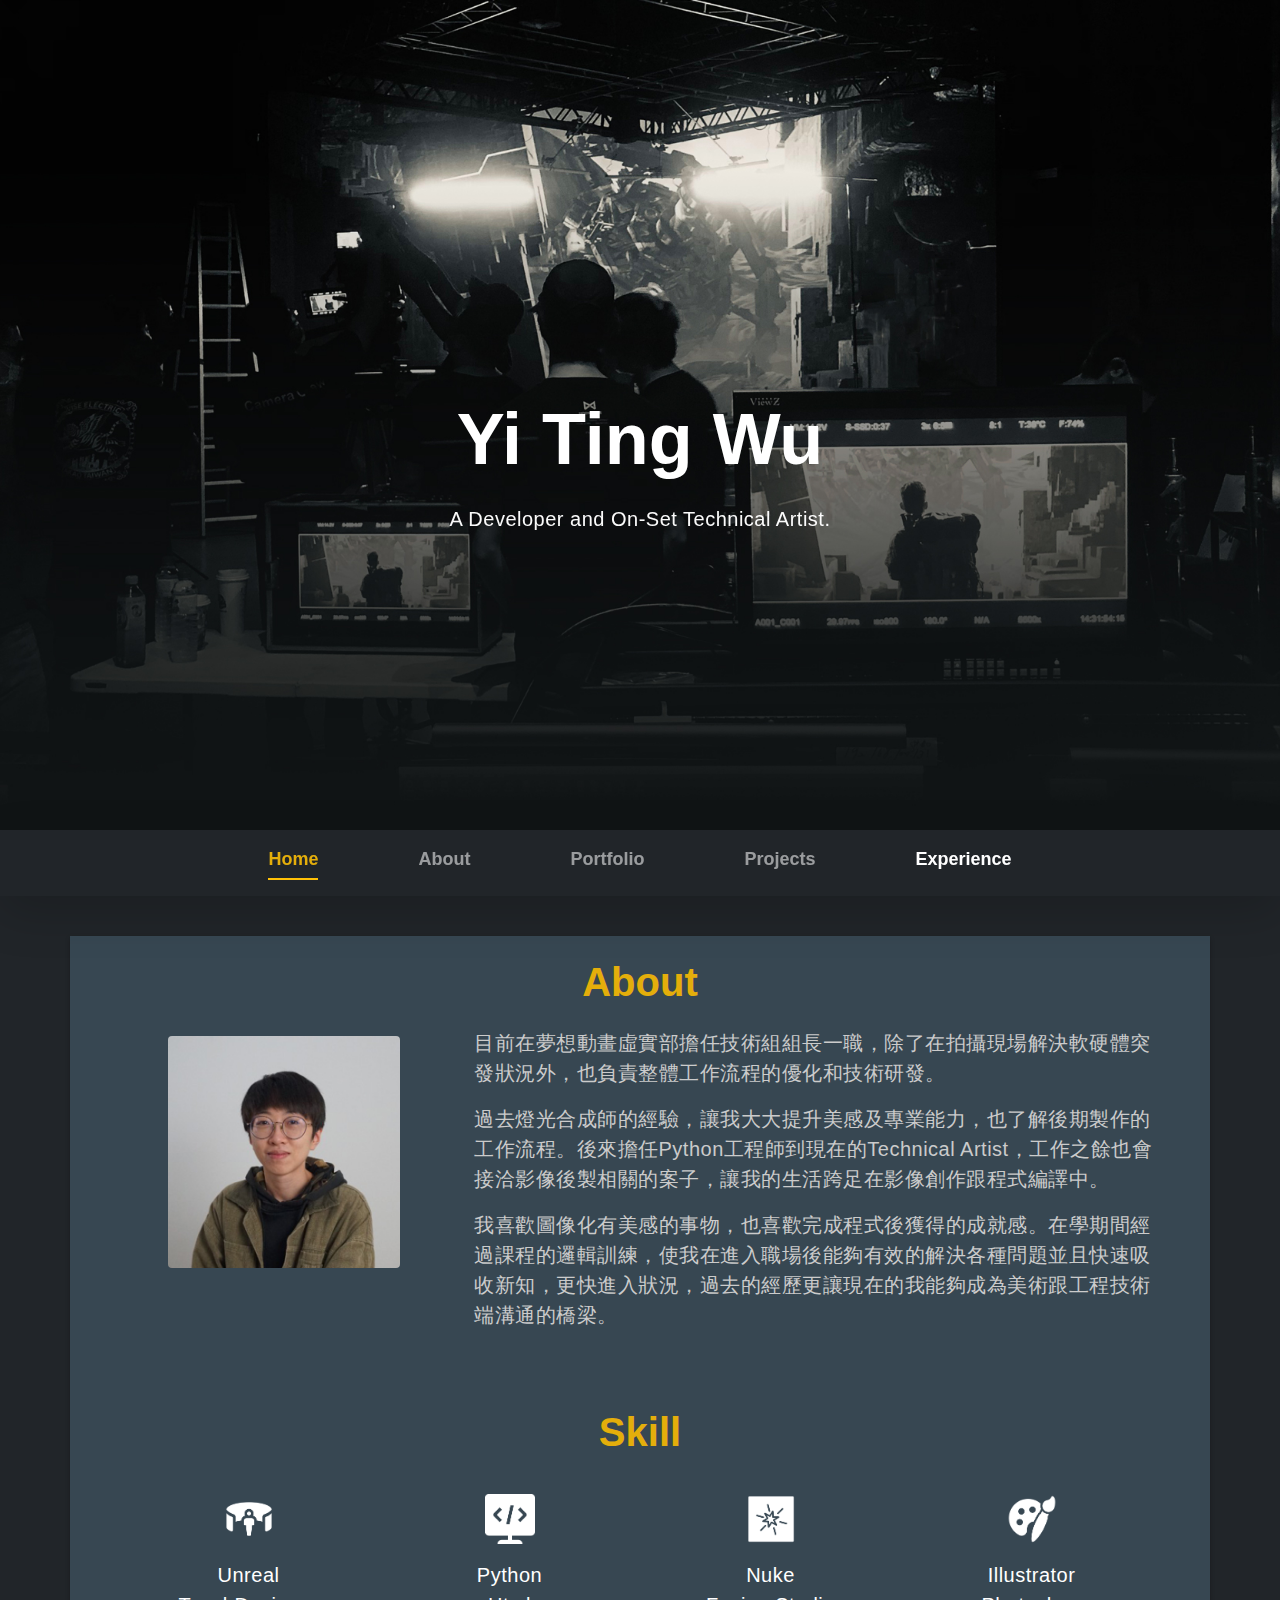
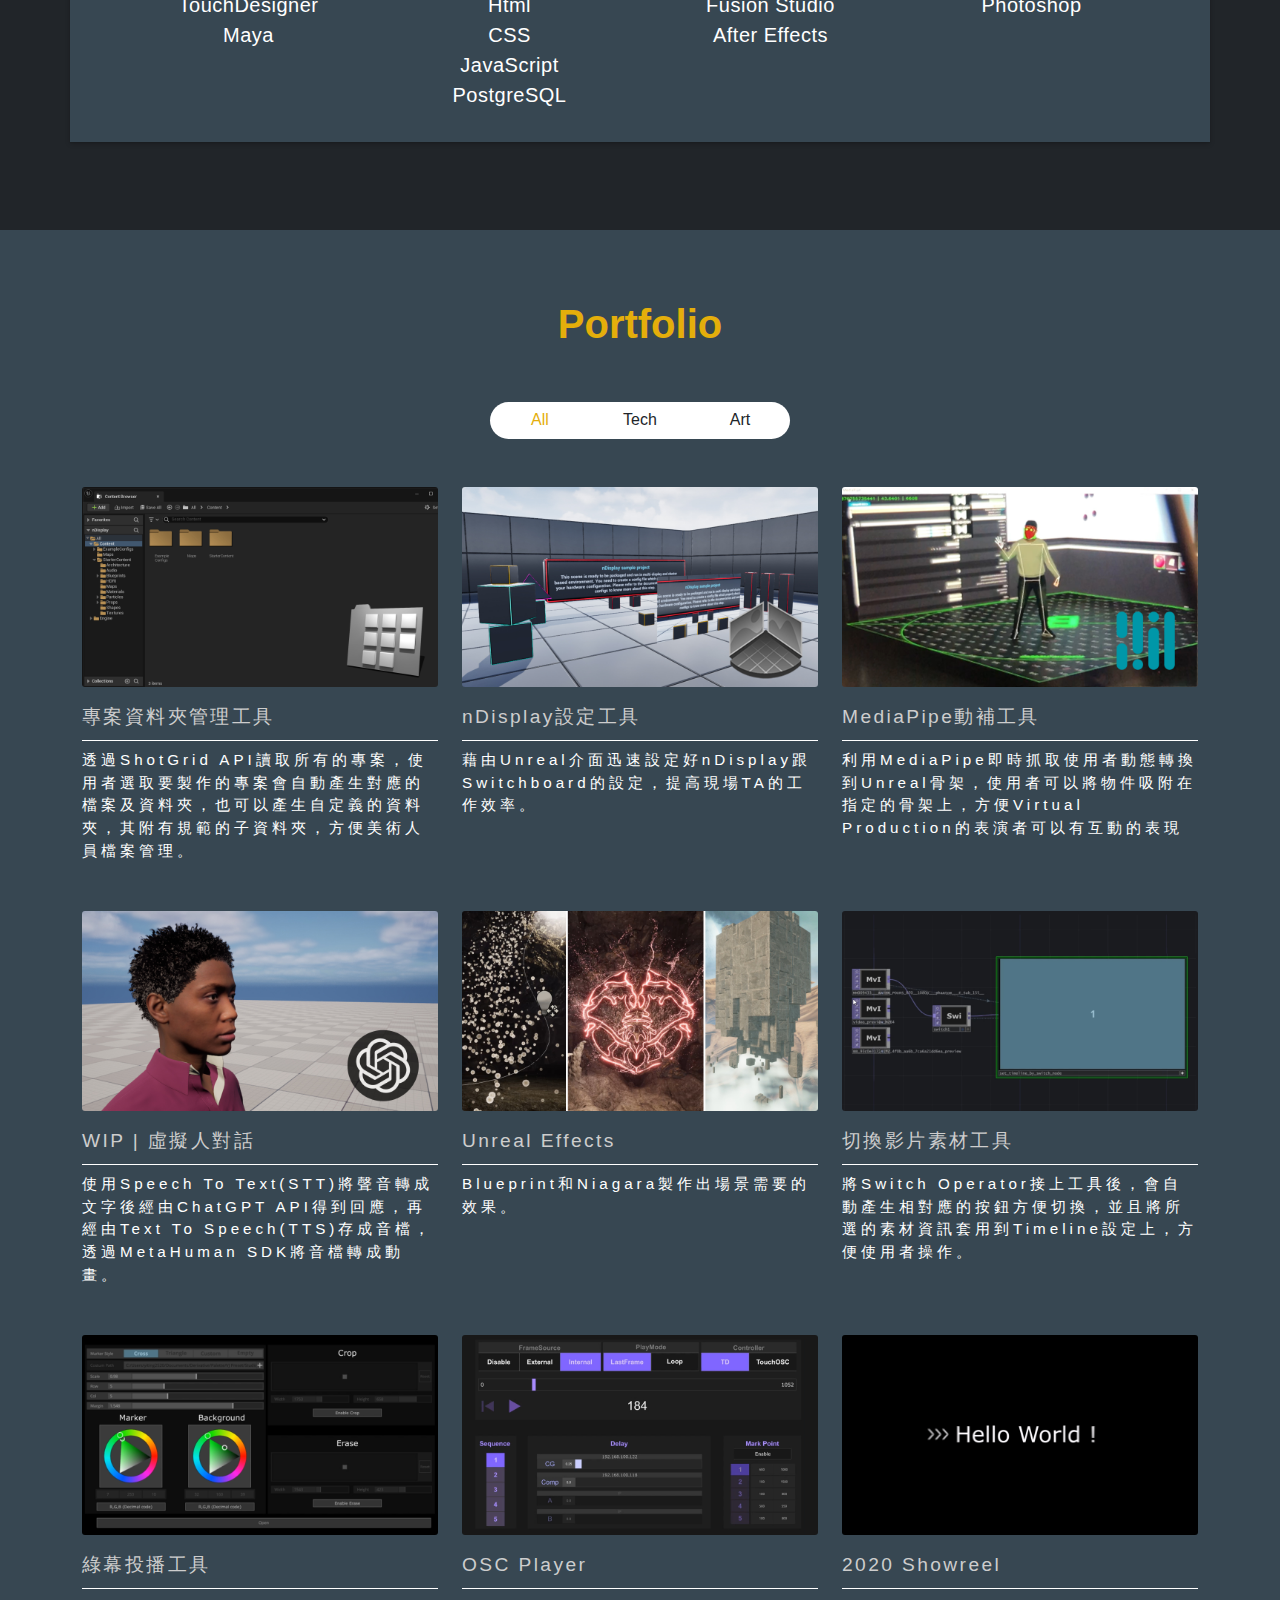
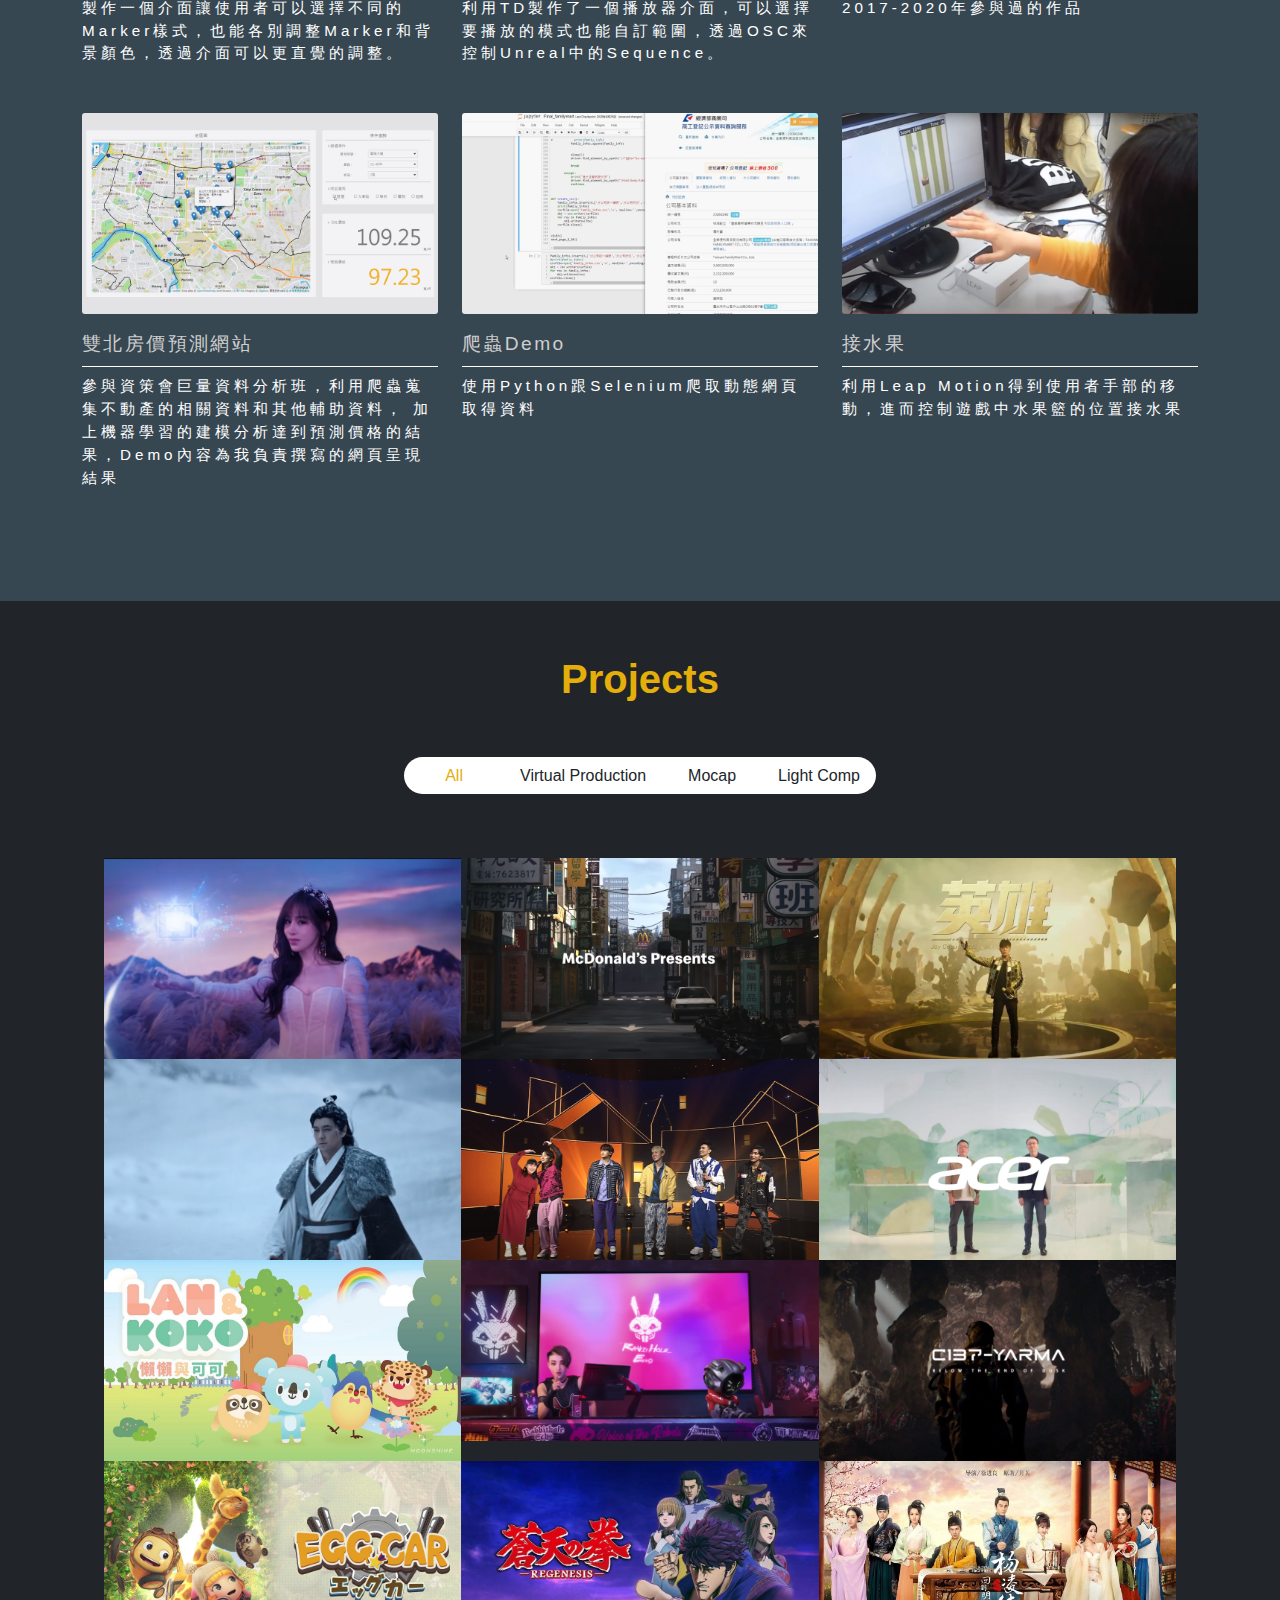
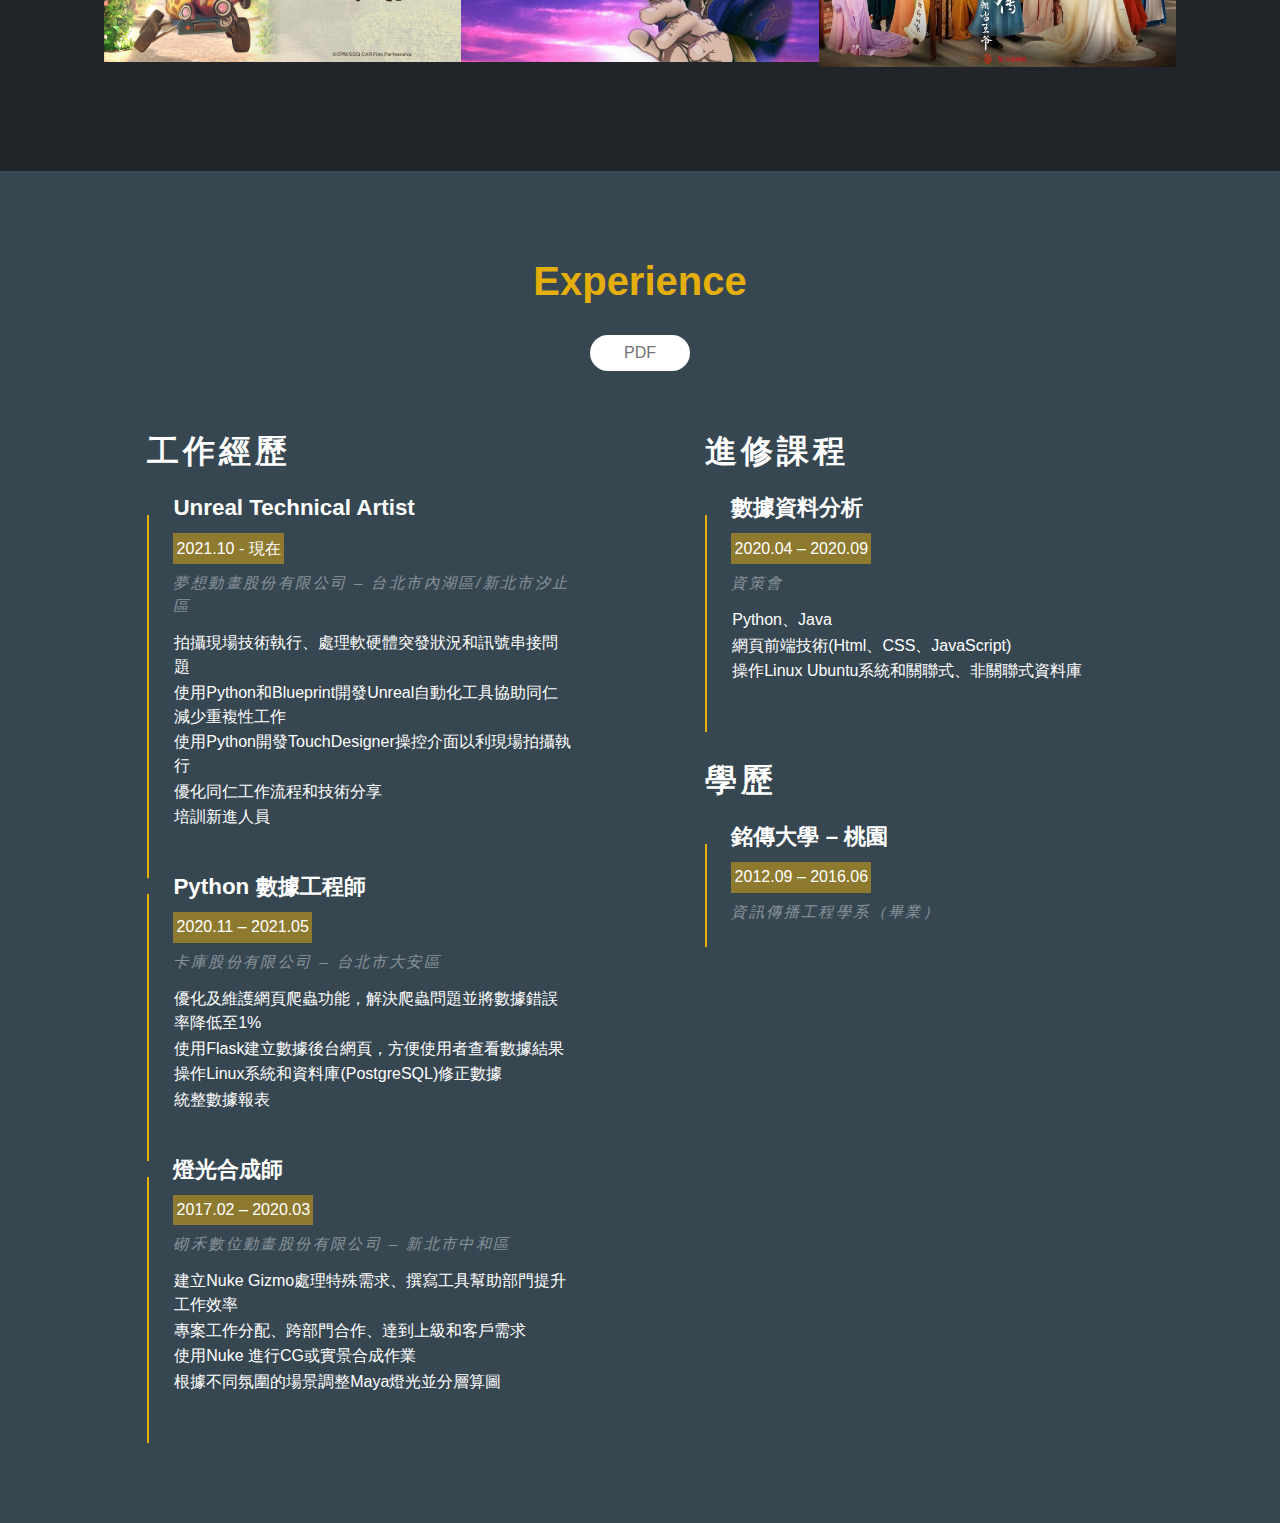
<file: index.html>
<!DOCTYPE html>
<html lang="zh">

<head>
    <!-- <link href="https://cdn.jsdelivr.net/npm/bootstrap@5.0.0/dist/css/bootstrap.min.css" rel="stylesheet"
        integrity="sha384-wEmeIV1mKuiNpC+IOBjI7aAzPcEZeedi5yW5f2yOq55WWLwNGmvvx4Um1vskeMj0" crossorigin="anonymous"> -->

    <meta charset="UTF-8">
    <meta name="viewport" content="width=device-width, initial-scale=1.0">
    <title>YiTingWu</title>

    <!-- CSS FILES -->
    <link rel="stylesheet" href="./css/style.css">

    <link href="css/bootstrap.min.css" rel="stylesheet">
    <link href="css/bootstrap-icons.css" rel="stylesheet">

    <link href="css/aos.css" rel="stylesheet">

    <link href="css/templatemo-nomad-force.css" rel="stylesheet">

</head>


<body>
    <!-- Home -->
    <section class="home" id="home">
        <div class="homeText">
            <h1 class="text-white mt-5 mb-lg-4" data-aos="zoom-in" data-aos-duration="1000" data-aos-delay="800">
                Yi Ting Wu
            </h1>

            <p class="text-secondary-white-color" data-aos="fade-up" data-aos-duration="1000" data-aos-delay="1500">
                A Developer and On-Set Technical Artist.
            </p>
        </div>
    </section>
    <!-- NavBar -->
    <nav class="navbar sticky-top navbar-expand-lg navbar-dark bg-dark gradient shadow-lg" data-aos="fade-up"
        data-aos-offset="0" data-aos-duration="1000" data-aos-delay="2000">
        <div class="container">

            <button class="navbar-toggler" type="button" data-bs-toggle="collapse" data-bs-target="#navbarNav"
                aria-controls="navbarNav" aria-expanded="false" aria-label="Toggle navigation">
                <span class="navbar-toggler-icon"></span>
            </button>

            <div class="collapse navbar-collapse" id="navbarNav">
                <ul class="navbar-nav mx-auto">
                    <li class="nav-item active">
                        <a class="nav-link" href="#home">Home</a>
                    </li>

                    <li class="nav-item">
                        <a class="nav-link" href="#about">About</a>
                    </li>

                    <li class="nav-item">
                        <a class="nav-link" href="#portfolio">Portfolio</a>
                    </li>

                    <li class="nav-item">
                        <a class="nav-link" href="#projects">Projects</a>
                    </li>

                    <li class="nav-item">
                        <a class="nav-link" href="#cv">Experience
                        </a>
                    </li>
                </ul>
            </div>
        </div>
    </nav>

    <div class="bg-dark text-white">
        <div class="pt-3">
            <!-- About -->
            <section id="about" class="about-mf route p-4">
                <div class="container">
                    <div class="box-shadow-full ">
                        <div class="row pb-5">
                            <div class="col-12">
                                <h3 class="title-left text-center">
                                    About
                                </h3>
                            </div>
                            <div class="col-md-4 text-center">
                                <div class="about-img mt-3">
                                    <img src="./img/AboutMe/me_square.png.jpg" class="img-fluid rounded b-shadow-a"
                                        alt="">
                                </div>
                            </div>
                            <div class="col-md-8">
                                <div class="about-me pt-4 pt-md-2">
                                    <p class="lead">
                                        目前在夢想動畫虛實部擔任技術組組長一職，除了在拍攝現場解決軟硬體突發狀況外，也負責整體工作流程的優化和技術研發。
                                    </p>
                                    <p class="lead">
                                        過去燈光合成師的經驗，讓我大大提升美感及專業能力，也了解後期製作的工作流程。後來擔任Python工程師到現在的Technical
                                        Artist，工作之餘也會接洽影像後製相關的案子，讓我的生活跨足在影像創作跟程式編譯中。
                                    </p>
                                    <p class="lead">
                                        我喜歡圖像化有美感的事物，也喜歡完成程式後獲得的成就感。在學期間經過課程的邏輯訓練，使我在進入職場後能夠有效的解決各種問題並且快速吸收新知，更快進入狀況，過去的經歷更讓現在的我能夠成為美術跟工程技術端溝通的橋梁。
                                    </p>
                                </div>
                            </div>
                        </div>
                        <div class="col-12 skill__wrap">
                            <h3 class="title-left text-center pt-2">
                                Skill
                            </h3>
                            <div class="container text-center skill__list pt-4">
                                <div class="row justify-content-center">
                                <div class="col-sm-3 skill__list">
                                    <img src="./img/AboutMe/Skill/VirtualProduction.png" alt="">
                                    <p class="text-white mt-3">Unreal<br>TouchDesigner<br>Maya</p>
                                </div>
                                <div class="col-sm-3 skill__list">
                                    <img src="./img/AboutMe/Skill/Coding.png" alt="">
                                    <p class="text-white mt-3">Python<br>Html<br>CSS<br>JavaScript<br>PostgreSQL</p>
                                </div>
                                <div class="col-sm-3 skill__list">
                                    <img src="./img/AboutMe/Skill/Effects.png" alt="">
                                    <p class="text-white mt-3">Nuke<br>Fusion Studio<br>After Effects</p>
                                </div>
                                <div class="col-sm-3 skill__list">
                                    <img src="./img/AboutMe/Skill/Draw.png" alt="">
                                    <p class="text-white mt-3">Illustrator<br>Photoshop</p>
                                </div>
                                </div>
                            </div>
                        </div>
                    <!-- Skill -->
                    </div>
                </div>
            </section>

            <!-- Portfolio -->
            <section id="portfolio" class="blog-mf route">
                <div class="container">
                    <h3 class="title-left text-center">
                        Portfolio
                    </h3>
                    <ul class="tabs" data-tab-group="1">
                        <li class="tab right-radius tabactive">All</li>
                        <li class="tab">Tech</li>
                        <li class="tab left-radius">Art</li>
                    </ul>
                    <div class="row portfolio_card custom_card">
                        <div class="category col-md-4" data-category="all,tech" data-tab-group="1">
                            <div class="card card-blog"
                                data-videourl="https://player.vimeo.com/video/918791233?h=895db3f942">
                                <div class="card-img">
                                    <img src="./img/Portfolio/Tech/FolderCreator.jpg" alt="" class="img-fluid">
                                </div>
                                <section class="card-text">
                                    <span>專案資料夾管理工具</span>
                                    <p>透過ShotGrid
                                        API讀取所有的專案，使用者選取要製作的專案會自動產生對應的檔案及資料夾，也可以產生自定義的資料夾，其附有規範的子資料夾，方便美術人員檔案管理。</p>
                                </section>
                            </div>
                        </div>
                        <div class="col-md-4 category" data-category="all,tech" data-tab-group="1">
                            <div class="card card-blog"
                                data-videourl="https://player.vimeo.com/video/920115772?h=8fbb26aecf">
                                <div class="card-img">
                                    <img src="./img/Portfolio/Tech/nDisplaySettingTool.png.jpg" alt=""
                                        class="img-fluid">
                                </div>
                                <section class="card-text">
                                    <span>nDisplay設定工具</span>
                                    <p>藉由Unreal介面迅速設定好nDisplay跟Switchboard的設定，提高現場TA的工作效率。</p>
                                </section>
                            </div>
                        </div>
                        <div class="col-md-4 category" data-category="all,tech" data-tab-group="1">
                            <div class="card card-blog"
                                data-videourl="https://player.vimeo.com/video/918667405?h=682a2a1cb6">
                                <div class="card-img">
                                    <img src="./img/Portfolio/Tech/MediaPipe.jpg" alt="" class="img-fluid">
                                </div>
                                <section class="card-text">
                                    <span>MediaPipe動補工具</span>
                                    <p>利用MediaPipe即時抓取使用者動態轉換到Unreal骨架，使用者可以將物件吸附在指定的骨架上，方便Virtual
                                        Production的表演者可以有互動的表現</p>
                                </section>
                            </div>
                        </div>
                        <div class="col-md-4 category" data-category="all,tech" data-tab-group="1">
                            <div class="card card-blog"
                                data-videourl="https://player.vimeo.com/video/918868587?h=5f4a351e3f">
                                <div class="card-img">
                                    <img src="./img/Portfolio/Tech/VirtualHuman.jpg" alt="" class="img-fluid">
                                </div>
                                <section class="card-text">
                                    <span>WIP | 虛擬人對話</span>
                                    <p>使用Speech To Text(STT)將聲音轉成文字後經由ChatGPT API得到回應，再經由Text To
                                        Speech(TTS)存成音檔，透過MetaHuman
                                        SDK將音檔轉成動畫。</p>
                                </section>
                            </div>
                        </div>
                        <div class="col-md-4 category" data-category="all,tech" data-tab-group="1">
                            <div class="card card-blog"
                                data-videourl="https://player.vimeo.com/video/919676004?h=fd0ed289dd">
                                <div class="card-img">
                                    <img src="./img/Portfolio/Tech/UnrealEffects.jpg" alt="" class="img-fluid">
                                </div>
                                <section class="card-text">
                                    <span>Unreal Effects</span>
                                    <p>Blueprint和Niagara製作出場景需要的效果。</p>
                                </section>
                            </div>
                        </div>
                        <div class="col-md-4 category" data-category="all,tech" data-tab-group="1">
                            <div class="card card-blog"
                                data-videourl="https://player.vimeo.com/video/919738575?h=c0f18dc421">
                                <div class="card-img">
                                    <img src="./img/Portfolio/Tech/SwitchTool.jpg" alt="" class="img-fluid">
                                </div>
                                <section class="card-text">
                                    <span>切換影片素材工具</span>
                                    <p>將Switch Operator接上工具後，會自動產生相對應的按鈕方便切換，並且將所選的素材資訊套用到Timeline設定上，方便使用者操作。</p>
                                </section>
                            </div>
                        </div>
                        <div class="col-md-4 category " data-category="all,tech" data-tab-group="1">
                            <div class="card card-blog"
                                data-videourl="https://player.vimeo.com/video/919738636?h=c8390cc60f">
                                <div class="card-img">
                                    <img src="./img/Portfolio/Tech/GreenScreenTool.jpg" alt="" class="img-fluid">
                                </div>
                                <section class="card-text">
                                    <span>綠幕投播工具</span>
                                    <p>製作一個介面讓使用者可以選擇不同的Marker樣式，也能各別調整Marker和背景顏色，透過介面可以更直覺的調整。</p>
                                </section>
                            </div>
                        </div>
                        <div class="col-md-4 category" data-category="all,tech" data-tab-group="1">
                            <div class="card card-blog"
                                data-videourl="https://player.vimeo.com/video/919738536?h=b53e43e413">
                                <div class="card-img">
                                    <img src="./img/Portfolio/Tech/OSCPlayer.jpg" alt="" class="img-fluid">
                                </div>
                                <section class="card-text">
                                    <span>OSC Player</span>
                                    <p>利用TD製作了一個播放器介面，可以選擇要播放的模式也能自訂範圍，透過OSC來控制Unreal中的Sequence。</p>
                                </section>
                            </div>
                        </div>
                        <div class="col-md-4 category" data-category="all,art" data-tab-group="1">
                            <div class="card card-blog"
                                data-videourl="https://player.vimeo.com/video/546785255?h=002c20d544">
                                <div class="card-img">
                                    <img src="./img/Portfolio/Art/Showreel.png" alt="" class="img-fluid">
                                </div>
                                <section class="card-text">
                                    <span>2020 Showreel</span>
                                    <p>2017-2020年參與過的作品</p>
                                </section>
                            </div>
                        </div>
                        <div class="col-md-4 category" data-category="all,tech" data-tab-group="1">
                            <div class="card card-blog" 
                                data-videourl="https://www.youtube.com/embed/etgZYZWN99E?si=-jiieLnOZBhZ6bdL">
                                <div class="card-img">
                                    <img src="./img/Portfolio/Tech/HouseWeb.jpg" alt="" class="img-fluid">
                                </div>
                                <section class="card-text">
                                    <span>雙北房價預測網站</span>
                                    <p>參與資策會巨量資料分析班，利用爬蟲蒐集不動產的相關資料和其他輔助資料，
                                        加上機器學習的建模分析達到預測價格的結果，Demo內容為我負責撰寫的網頁呈現結果</p>
                                </section>
                            </div>
                        </div>
                        <div class="col-md-4 category" data-category="all,tech" data-tab-group="1">
                            <div class="card card-blog" 
                                data-videourl="https://www.youtube.com/embed/kzjzOR-0gns?si=qBdhxjznLH7F3S0R">
                                <div class="card-img">
                                    <img src="./img/Portfolio/Tech/WebScrapy.jpg" alt="" class="img-fluid">
                                </div>
                                <section class="card-text">
                                    <span>爬蟲Demo</span>
                                    <p>使用Python跟Selenium爬取動態網頁取得資料</p>
                                </section>
                            </div>
                        </div>
                        <div class="col-md-4 category" data-category="all,tech" data-tab-group="1">
                            <div class="card card-blog" 
                                data-videourl="https://www.youtube.com/embed/F91aLBzVOTE?si=ystfVy8TR9bK92pz">
                                <div class="card-img">
                                    <img src="./img/Portfolio/Tech/LeapMotion.jpg" alt="" class="img-fluid">
                                </div>
                                <section class="card-text">
                                    <span>接水果</span>
                                    <p>利用Leap Motion得到使用者手部的移動，進而控制遊戲中水果籃的位置接水果</p>
                                </section>
                            </div>
                        </div>
                    </div>
                </div>
            </section>

            <!-- Projects -->
            <section id="projects">
                <h3 class="title-left text-center">
                    Projects
                </h3>
                <ul class="tabs" data-tab-group="2">
                    <li class="tab right-radius tabactive">All</li>
                    <li class="tab text-wrap">Virtual Production</li>
                    <li class="tab">Mocap</li>
                    <li class="tab left-radius text-wrap">Light Comp</li>
                </ul>
                <div class="projects__wrap custom_card">
                    <!-- 潘朵拉 -->
                    <div class="item_wrap col-md-4 category" data-category="all,Virtual Production" data-tab-group="2">
                        <div class="aspect-ratio-box">
                            <img src="./img/Projects/VirtualProduction/Pandora.jpg" alt="">
                            <section class="item-text card-blog"
                                data-videourl="https://www.youtube.com/embed/G4lWyoBqEAc?si=ktRR-JURS30AeeBA">
                                <ul>
                                    <li class="fw-bold">潘朵拉：命運先知</li>
                                    <li class="sub__text">現場技術美術</li>
                                </ul>
                                <div class="playbutton">
                                    <div class="box ms-1"></div>
                                </div>
                            </section>
                        </div>
                    </div>
                    <!-- 麥當勞 -->
                    <div class="item_wrap col-md-4 category" data-category="all,Virtual Production" data-tab-group="2">
                        <div class="aspect-ratio-box">
                            <img src="./img/Projects/VirtualProduction/McDonald.jpg" alt="">
                            <section class="item-text card-blog"
                                data-videourl="https://www.youtube.com/embed/IY9zqc0yD7Q?si=zFyfOIL6KzEmabN0">
                                <ul>
                                    <li class="fw-bold">麥當勞</li>
                                    <li class="sub__text">現場技術美術</li>
                                </ul>
                                <div class="playbutton">
                                    <div class="box ms-1"></div>
                                </div>
                            </section>
                        </div>
                    </div>
                    <!-- 英雄聯盟 -->
                    <div class="item_wrap col-md-4 category" data-category="all,Virtual Production" data-tab-group="2">
                        <div class="aspect-ratio-box">
                            <img src="./img/Projects/VirtualProduction/Hero.jpg" alt="">
                            <section class="item-text card-blog"
                                data-videourl="https://www.youtube.com/embed/ypcpLRLxGFs?si=L-80nw0kBel7W5zA">
                                <ul>
                                    <li class="fw-bold">英雄聯盟嘉年華</li>
                                    <li class="sub__text">現場技術美術</li>
                                </ul>
                                <div class="playbutton">
                                    <div class="box ms-1"></div>
                                </div>
                            </section>
                        </div>
                    </div>
                    <!-- 天龍八部 -->
                    <div class="item_wrap col-md-4 category" data-category="all,Virtual Production" data-tab-group="2">
                        <div class="aspect-ratio-box">
                            <img src="./img/Projects/VirtualProduction/Demi-Gods and Semi-Devils.jpg" alt="">
                            <section class="item-text card-blog"
                                data-videourl="https://player.vimeo.com/video/735354738?h=eb8ec3dcff">
                                <ul>
                                    <li class="fw-bold">天龍八部</li>
                                    <li class="sub__text">現場技術美術</li>
                                </ul>
                                <div class="playbutton">
                                    <div class="box ms-1"></div>
                                </div>
                            </section>
                        </div>
                    </div>
                    <!-- 五堅情 -->
                    <div class="item_wrap col-md-4 category" data-category="all,Virtual Production" data-tab-group="2">
                        <div class="aspect-ratio-box">
                            <img src="./img/Projects/VirtualProduction/MoonLanding.jpg" alt="">
                            <section class="item-text card-blog"
                                data-videourl="https://www.youtube.com/embed/AYxmrcY4b3U?si=qF2xgd33cr7tzLKf">
                                <ul>
                                    <li class="fw-bold">Moon Landing Experience</li>
                                    <li class="sub__text">現場技術美術</li>
                                </ul>
                                <div class="playbutton">
                                    <div class="box ms-1"></div>
                                </div>
                            </section>
                        </div>
                    </div>
                    <!-- Acer 發表會 -->
                    <div class="item_wrap col-md-4 category" data-category="all,Virtual Production" data-tab-group="2">
                        <div class="aspect-ratio-box">
                            <img src="./img/Projects/VirtualProduction/Acer.jpg" alt="">
                            <section class="item-text card-blog"
                                data-videourl="https://player.vimeo.com/video/661118251?h=bd0b17ce12">
                                <ul>
                                    <li class="fw-bold">Acer HOLGPC 發表會</li>
                                    <li class="sub__text">現場技術美術</li>
                                </ul>
                                <div class="playbutton">
                                    <div class="box ms-1"></div>
                                </div>
                            </section>
                        </div>
                    </div>
                    <!-- 懶懶可可 -->
                    <div class="item_wrap col-md-4 category" data-category="all,Mocap" data-tab-group="2">
                        <div class="aspect-ratio-box">
                            <img src="./img/Projects/Mocap/LAN & KOKO.jpg" alt="">
                            <section class="item-text card-blog"
                                data-videourl="https://www.youtube.com/embed/pi5v6U7mWXQ?si=DIDFIWCxWLqxy-zC">
                                <ul>
                                    <li class="fw-bold">懶懶與可可</li>
                                    <li class="sub__text">現場技術美術</li>
                                </ul>
                                <div class="playbutton">
                                    <div class="box ms-1"></div>
                                </div>
                            </section>
                        </div>
                    </div>
                    <!-- ASUS Voice of the Rebels -->
                    <div class="item_wrap col-md-4 category" data-category="all,Mocap" data-tab-group="2">
                        <div class="aspect-ratio-box">
                            <img src="./img/Projects/Mocap/Voice of the Rebels.jpg" alt="">
                            <section class="item-text card-blog"
                                data-videourl="https://www.facebook.com/plugins/video.php?height=314&href=https%3A%2F%2Fwww.facebook.com%2FMoonShineAnimation%2Fvideos%2F327730509731247%2F">
                                <ul>
                                    <li class="fw-bold">ASUS Voice of the Rebels</li>
                                    <li class="sub__text">現場技術美術</li>
                                </ul>
                                <div class="playbutton">
                                    <div class="box ms-1"></div>
                                </div>
                            </section>
                        </div>
                    </div>
                    <!-- 實習作品 -->
                    <div class="item_wrap col-md-4 category" data-category="all,Virtual Production" data-tab-group="2">
                        <div class="aspect-ratio-box">
                            <img src="./img/Projects/VirtualProduction/Intern.jpg" alt="">
                            <section class="item-text card-blog"
                                data-videourl="https://player.vimeo.com/video/615589822?h=c914aaa056">
                                <ul>
                                    <li class="fw-bold">C137-Yarma</li>
                                    <li class="sub__text">現場技術美術 | 剪輯合成師</li>
                                </ul>
                                <div class="playbutton">
                                    <div class="box ms-1"></div>
                                </div>
                            </section>
                        </div>
                    </div>
                    <!-- 奔奔小飛車 -->
                    <div class="item_wrap col-md-4 category" data-category="all,Light Comp" data-tab-group="2">
                        <div class="aspect-ratio-box">
                            <img src="./img/Projects/LightComp/Egg Car 奔奔小飛車 (2019).jpg" alt="">
                            <section class="item-text ">
                                <ul>
                                    <li class="fw-bold">奔奔小飛車</li>
                                    <li class="sub__text">燈光合成師</li>
                                </ul>
                            </section>
                        </div>
                    </div>
                    <!-- 蒼天之拳 -->
                    <div class="item_wrap col-md-4 category" data-category="all,Light Comp" data-tab-group="2">
                        <div class="aspect-ratio-box">
                            <img src="./img/Projects/LightComp/First of the Blue Sky 蒼天之拳 (2018).jpg" alt="">
                            <section class="item-text ">
                                <ul>
                                    <li class="fw-bold">蒼天之拳</li>
                                    <li class="sub__text">燈光合成師</li>
                                </ul>
                            </section>
                        </div>
                    </div>
                    <!-- 回到明朝 -->
                    <div class="item_wrap col-md-4 category" data-category="all,Light Comp" data-tab-group="2">
                        <div class="aspect-ratio-box">
                            <img src="./img/Projects/LightComp/Royal Highness 回到明朝當王爺之楊凌傳 (2018).jpg" alt="">
                            <section class="item-text ">
                                <ul>
                                    <li class="fw-bold">回到明朝當王爺之楊凌傳</li>
                                    <li class="sub__text">燈光合成師</li>
                                </ul>
                            </section>
                        </div>
                    </div>
                </div>
            </section>
            <!-- CV -->
            <section id="cv">
                <div class="container">
                    <div class="cv__wrap row m-0 p-0">
                        <h3 class="title-left text-center">
                            Experience
                        </h3>
                        <ul class="cv_tabs mt-3">
                            <li class="cv_tab"><a href="https://drive.google.com/file/d/1j96iKKdjpurBPDFJ6bLTJGRCTEsfR8qe/view?usp=drive_link" target="_blank">PDF </a></li>
                        </ul>
                        <div class="col-md-6">
                            <section class="resume-section">
                                <h4>工作經歷</h4>
                                <article class="job-experience">
                                    <section class="line__wrap">
                                        <h4>Unreal Technical Artist</h4>
                                        <span class="timeline">2021.10 - 現在</span>
                                        <div class="company"><i>夢想動畫股份有限公司 – 台北市內湖區/新北市汐止區</i></div>
                                        <ul>
                                            <li>拍攝現場技術執行、處理軟硬體突發狀況和訊號串接問題</li>
                                            <li>使用Python和Blueprint開發Unreal自動化工具協助同仁減少重複性工作</li>
                                            <li>使用Python開發TouchDesigner操控介面以利現場拍攝執行</li>
                                            <li>優化同仁工作流程和技術分享</li>
                                            <li>培訓新進人員</li>
                                        </ul>
                                    </section>
                                    <section class="line__wrap">
                                        <h4>Python 數據工程師</h4>
                                        <span class="timeline">2020.11 – 2021.05</span>
                                        <div class="company"><i>卡庫股份有限公司 – 台北市大安區</i></div>
                                        <ul>
                                            <li>優化及維護網頁爬蟲功能，解決爬蟲問題並將數據錯誤率降低至1%</li>
                                            <li>使用Flask建立數據後台網頁，方便使用者查看數據結果</li>
                                            <li>操作Linux系統和資料庫(PostgreSQL)修正數據</li>
                                            <li>統整數據報表</li>
                                        </ul>
                                    </section>
                                    <section class="line__wrap">
                                        <h4>燈光合成師</h4>
                                        <span class="timeline">2017.02 – 2020.03</span>
                                        <div class="company"><i>砌禾數位動畫股份有限公司 – 新北市中和區</i></div>
                                        <ul>
                                            <li>建立Nuke Gizmo處理特殊需求、撰寫工具幫助部門提升工作效率</li>
                                            <li>專案工作分配、跨部門合作、達到上級和客戶需求</li>
                                            <li>使用Nuke 進行CG或實景合成作業</li>
                                            <li>根據不同氛圍的場景調整Maya燈光並分層算圖</li>
                                        </ul>
                                    </section>
                                </article>
                            </section>
                        </div>
                        <div class="col-md-6">
                            <section class="resume-section">
                                <h4>進修課程</h1>
                                    <article class="job-experience">
                                        <section class="line__wrap">
                                            <h4>數據資料分析</h4>
                                            <span class="timeline">2020.04 – 2020.09</span>
                                            <div class="company"><i>資策會</i></div>
                                            <ul>
                                                <li>Python、Java</li>
                                                <li>網頁前端技術(Html、CSS、JavaScript)</li>
                                                <li>操作Linux Ubuntu系統和關聯式、非關聯式資料庫</li>
                                            </ul>
                                        </section>
                                    </article>
                            </section>
                            <section class="resume-section">
                                <h4>學歷</h1>
                                    <article class="job-experience">
                                        <section class="line__wrap">
                                            <h4>銘傳大學 – 桃園</h4>
                                            <span class="timeline">2012.09 – 2016.06</span>
                                            <div class="company"><i>資訊傳播工程學系（畢業）</i></div>
                                        </section>
                                    </article>
                            </section>
                        </div>
                    </div>
                </div>
            </section>
            <!-- Email -->
            <section class="email__wrap" data-aos="zoom-in">
                <a href="mailto:yiting2520@gmail.com">
                    <img src="./img/email.png" alt="">
                </a>
            </section>
        </div>
    </div>
    <!-- Modal -->
    <div id="videoModal" class="modal">
        <div class="modal-content">
            <div class="video-container">
                <iframe id="video" width="560" height="315" src="" frameborder="0"
                    allow="accelerometer; autoplay; clipboard-write; encrypted-media; gyroscope; picture-in-picture"
                    allowfullscreen></iframe>
            </div>
        </div>
    </div>

    <!-- <script src="https://cdn.jsdelivr.net/npm/bootstrap@5.0.0/dist/js/bootstrap.bundle.min.js"
        integrity="sha384-p34f1UUtsS3wqzfto5wAAmdvj+osOnFyQFpp4Ua3gs/ZVWx6oOypYoCJhGGScy+8"
        crossorigin="anonymous"></script> -->


    <!-- JAVASCRIPT FILES -->
    <!-- <script src="./js/index.js"></script> -->

    <script src="js/jquery.min.js"></script>
    <script src="js/bootstrap.bundle.min.js"></script>
    <script src="js/jquery.sticky.js"></script>
    <script src="js/aos.js"></script>
    <script src="js/scrollspy.min.js"></script>
    <script src="js/custom.js"></script>
</body>

</html>
</file>
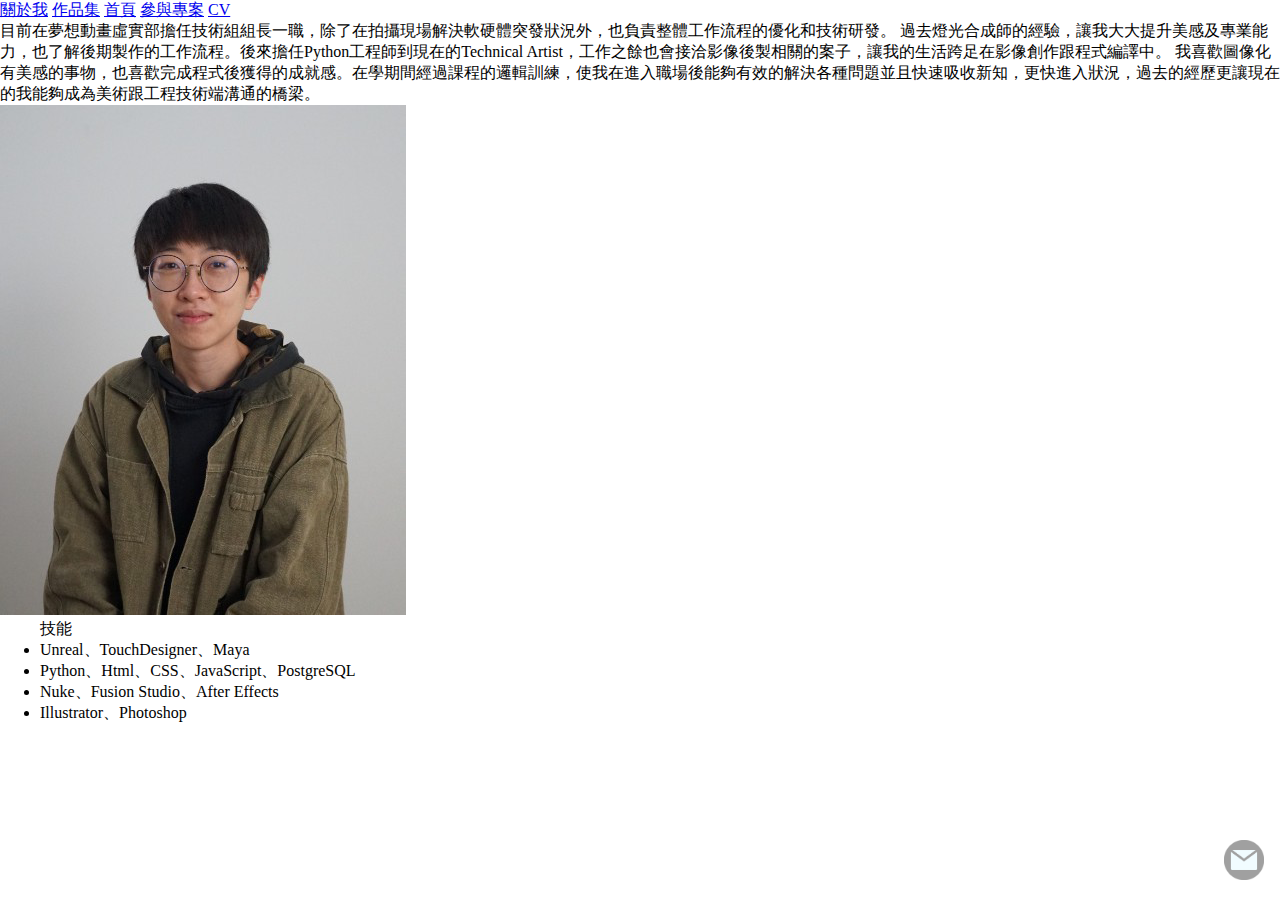
<file: aboutme.html>
<!DOCTYPE html>
<html lang="en">

<head>
    <meta charset="UTF-8">
    <meta name="viewport" content="width=device-width, initial-scale=1.0">
    <title>Document</title>
    <link rel="stylesheet" href="./css/style.css">
</head>

<body>
    <!-- Nav Bar -->
    <!-- <div class="hamburger" onclick="toggleMenu()">☰</div> -->
    <nav class="nav__wrap wrap" id="navbar">
        <a href="./aboutme.html">關於我</a>
        <a href="./profilo.html">作品集</a>
        <a href="./index.html">首頁</a>
        <a href="./projects.html">參與專案</a>
        <a href="./cv.html">CV</a>
    </nav>
    <!-- Context -->
    <section id="aboutme" class="aboutme__wrap white__wrap">
        <article>
            <p>        目前在夢想動畫虛實部擔任技術組組長一職，除了在拍攝現場解決軟硬體突發狀況外，也負責整體工作流程的優化和技術研發。
                過去燈光合成師的經驗，讓我大大提升美感及專業能力，也了解後期製作的工作流程。後來擔任Python工程師到現在的Technical Artist，工作之餘也會接洽影像後製相關的案子，讓我的生活跨足在影像創作跟程式編譯中。
                我喜歡圖像化有美感的事物，也喜歡完成程式後獲得的成就感。在學期間經過課程的邏輯訓練，使我在進入職場後能夠有效的解決各種問題並且快速吸收新知，更快進入狀況，過去的經歷更讓現在的我能夠成為美術跟工程技術端溝通的橋梁。
        </p>
            <div>
                <img src="./img/AboutMe/S__55828522.png" alt="">
                    <ul>技能
                        <li>Unreal、TouchDesigner、Maya</li>
                        <li>Python、Html、CSS、JavaScript、PostgreSQL</li>
                        <li>Nuke、Fusion Studio、After Effects</li>
                        <li>Illustrator、Photoshop</li>
                    </ul>
            </div>
        </article>
    </section>
    <!-- Email -->
    <section class="email__wrap">
        <img src="./img/email.png" alt="">
    </section>
    <script src="./js/index.js"></script>
</body>

</html>
</file>
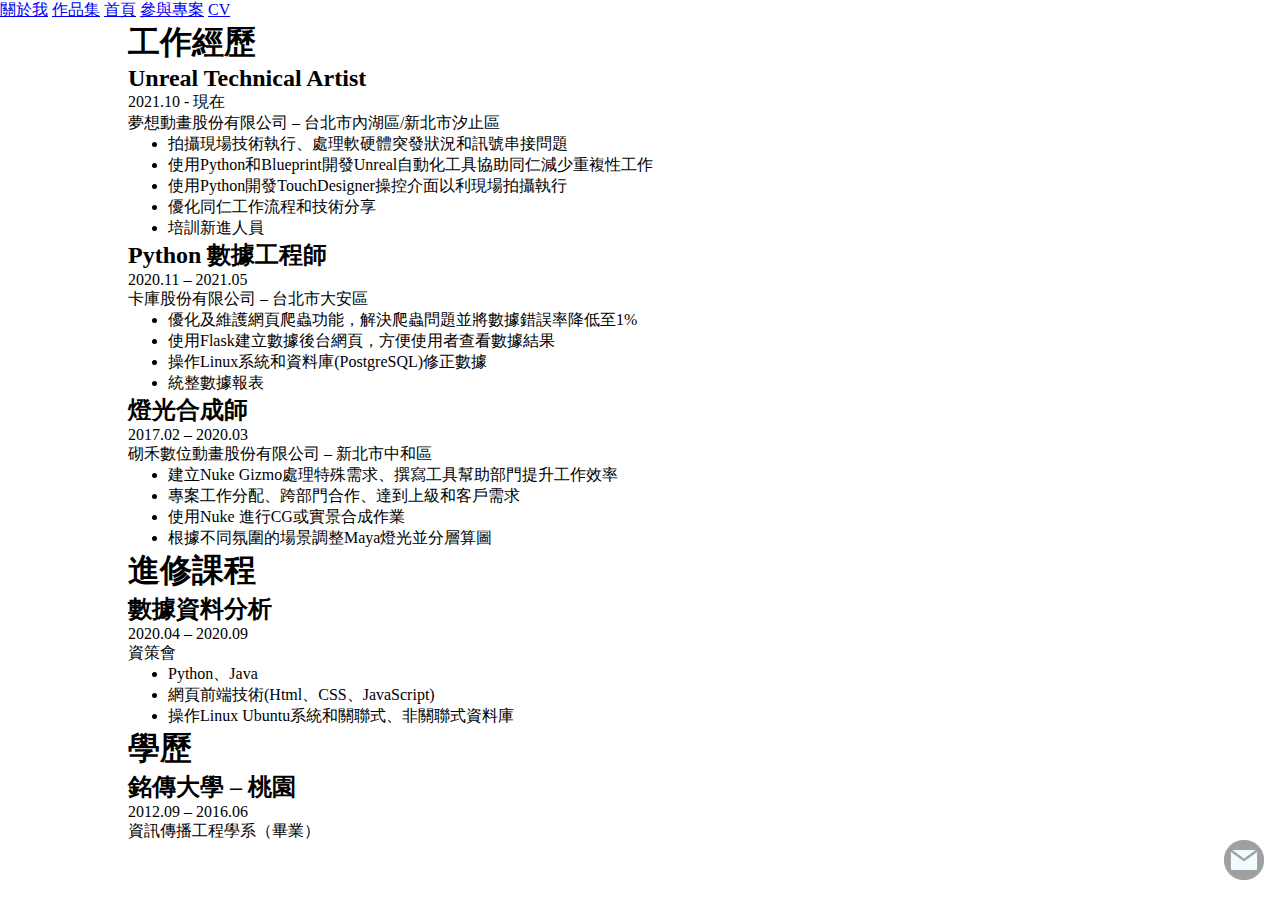
<file: cv.html>
<!DOCTYPE html>
<html lang="zh">

<head>
    <meta charset="UTF-8">
    <meta name="viewport" content="width=device-width, initial-scale=1.0">
    <title>Document</title>
    <link rel="stylesheet" href="./css/style.css">
</head>

<body>
    <!-- Nav Bar -->
    <!-- <div class="hamburger" onclick="toggleMenu()">☰</div> -->
    <nav class="nav__wrap wrap" id="navbar">
        <a href="./aboutme.html">關於我</a>
        <a href="./profilo.html">作品集</a>
        <a href="./index.html">首頁</a>
        <a href="./projects.html">參與專案</a>
        <a href="./cv.html">CV</a>
    </nav>
    <!-- Context -->
    <div class="cv__wrap white__wrap">
        <section class="resume-section">
            <h1>工作經歷</h1>
            <article class="job-experience">
                <header>
                    <h2>Unreal Technical Artist</h2>
                    <span>2021.10 - 現在</span>
                </header>
                <span>夢想動畫股份有限公司 – 台北市內湖區/新北市汐止區</span>
                <ul>
                    <li>拍攝現場技術執行、處理軟硬體突發狀況和訊號串接問題</li>
                    <li>使用Python和Blueprint開發Unreal自動化工具協助同仁減少重複性工作</li>
                    <li>使用Python開發TouchDesigner操控介面以利現場拍攝執行</li>
                    <li>優化同仁工作流程和技術分享</li>
                    <li>培訓新進人員</li>
                </ul>
                <header>
                    <h2>Python 數據工程師</h2>
                    <span>2020.11 – 2021.05</span>
                </header>
                <span>卡庫股份有限公司 – 台北市大安區</span>
                <ul>
                    <li>優化及維護網頁爬蟲功能，解決爬蟲問題並將數據錯誤率降低至1%</li>
                    <li>使用Flask建立數據後台網頁，方便使用者查看數據結果</li>
                    <li>操作Linux系統和資料庫(PostgreSQL)修正數據</li>
                    <li>統整數據報表</li>
                </ul>
                <header>
                    <h2>燈光合成師</h2>
                    <span>2017.02 – 2020.03</span>
                </header>
                <span>砌禾數位動畫股份有限公司 – 新北市中和區</span>
                <ul>
                    <li>建立Nuke Gizmo處理特殊需求、撰寫工具幫助部門提升工作效率</li>
                    <li>專案工作分配、跨部門合作、達到上級和客戶需求</li>
                    <li>使用Nuke 進行CG或實景合成作業</li>
                    <li>根據不同氛圍的場景調整Maya燈光並分層算圖</li>
                </ul>
            </article>
        </section>
        <section class="resume-section">
            <h1>進修課程</h1>
            <article class="job-experience">
                <header>
                    <h2>數據資料分析</h2>
                    <span>2020.04 – 2020.09</span>
                </header>
                <span>資策會</span>
                <ul>
                    <li>Python、Java</li>
                    <li>網頁前端技術(Html、CSS、JavaScript)</li>
                    <li>操作Linux Ubuntu系統和關聯式、非關聯式資料庫</li>
                </ul>
            </article>
        </section>
        <section class="resume-section">
            <h1>學歷</h1>
            <article class="job-experience">
                <header>
                    <h2>銘傳大學 – 桃園</h2>
                    <span>2012.09 – 2016.06</span>
                </header>
                <span>資訊傳播工程學系（畢業）</span>

            </article>
        </section>
    </div>
    
    <!-- Email -->
    <section class="email__wrap">
        <img src="./img/email.png" alt="">
    </section>
    <script src="./js/index.js"></script>
</body>
</file>
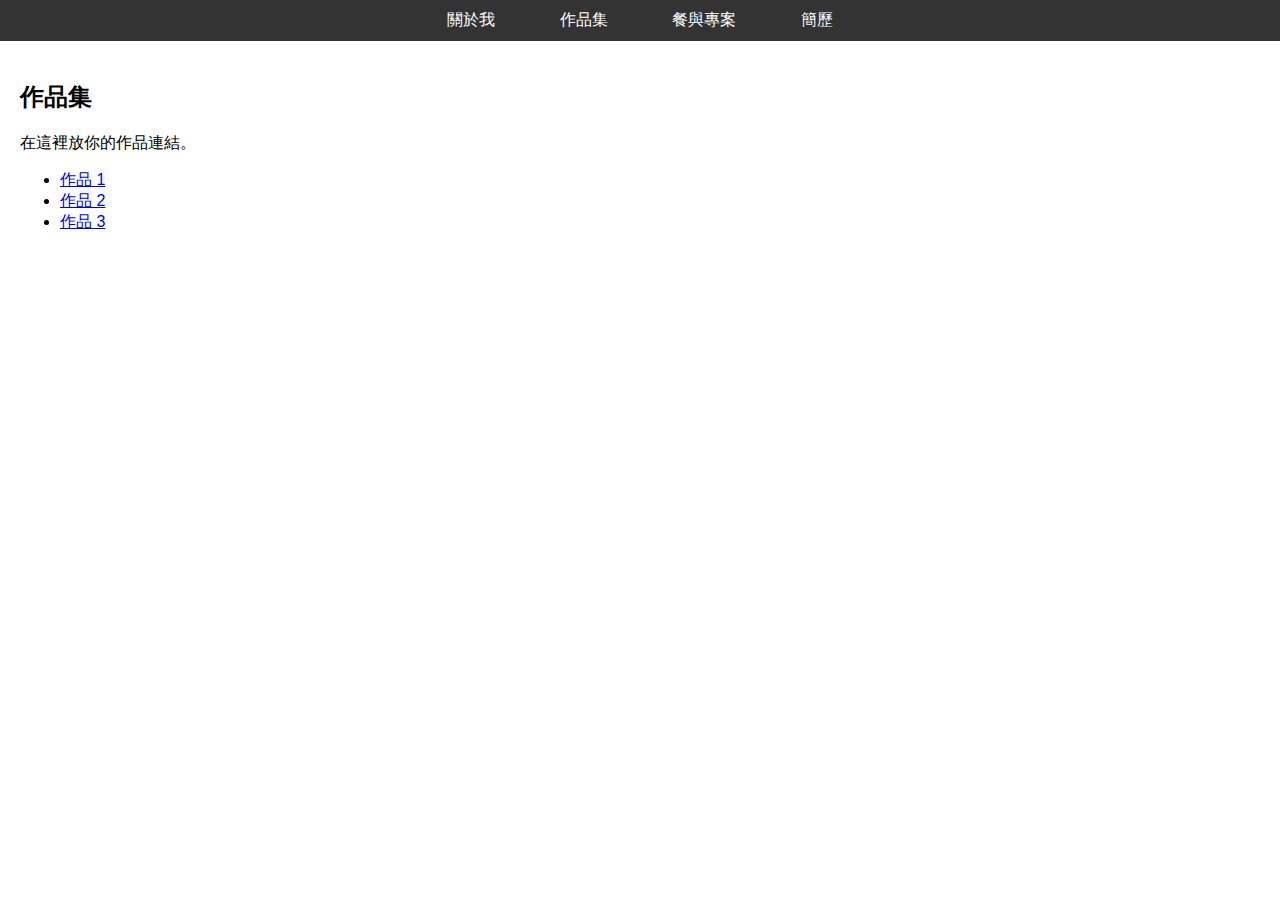
<file: home.html>
<!DOCTYPE html>
<html lang="en">
<head>
<meta charset="UTF-8">
<meta name="viewport" content="width=device-width, initial-scale=1.0">
<title>作品集</title>
<style>
    body {
        font-family: Arial, sans-serif;
        margin: 0;
        padding: 0;
    }
    nav {
        background-color: #333;
        padding: 10px 0;
        text-align: center;
    }
    nav a {
        color: white;
        text-decoration: none;
        padding: 10px 20px;
        margin: 0 10px;
    }
    .content {
        display: none;
        padding: 20px;
    }
    .active {
        display: block;
    }
</style>
</head>
<body>

<nav>
    <a href="#" onclick="showPage('about')">關於我</a>
    <a href="#" onclick="showPage('portfolio')">作品集</a>
    <a href="#" onclick="showPage('projects')">餐與專案</a>
    <a href="#" onclick="showPage('resume')">簡歷</a>
</nav>

<div id="about" class="content">
    <h2>關於我</h2>
    <p>在這裡放你的關於我內容。</p>
</div>

<div id="portfolio" class="content">
    <h2>作品集</h2>
    <p>在這裡放你的作品連結。</p>
    <ul>
        <li><a href="#">作品 1</a></li>
        <li><a href="#">作品 2</a></li>
        <li><a href="#">作品 3</a></li>
        <!-- 以此類推 -->
    </ul>
</div>

<div id="projects" class="content">
    <h2>餐與專案</h2>
    <p>在這裡放你的餐與專案內容。</p>
</div>

<div id="resume" class="content">
    <h2>簡歷</h2>
    <p>在這裡放你的簡歷內容。</p>
</div>

<script>
    function showPage(pageId) {
        // 隱藏所有內容
        var contents = document.querySelectorAll('.content');
        contents.forEach(function(content) {
            content.style.display = 'none';
        });

        // 顯示所選擇的頁面
        document.getElementById(pageId).style.display = 'block';
    }

    // 預設顯示作品集頁面
    showPage('portfolio');
</script>

</body>
</html>
</file>
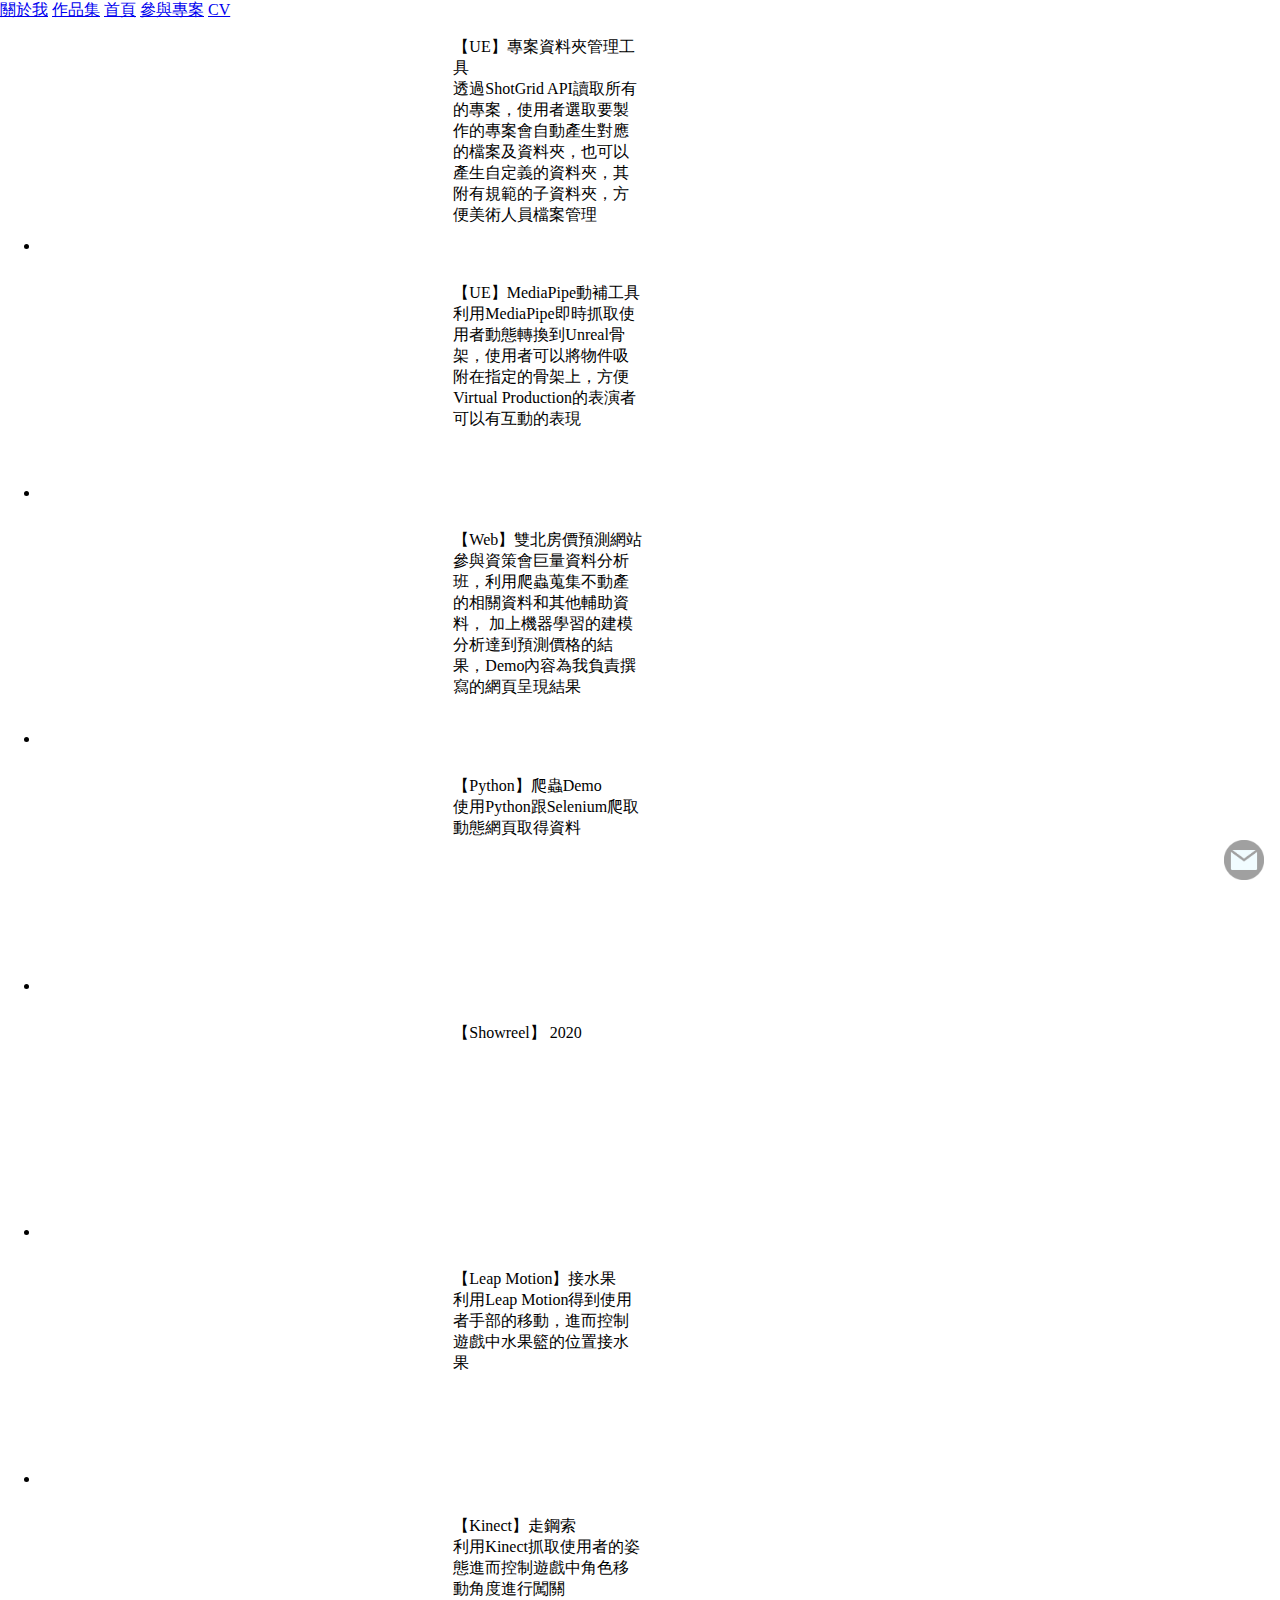
<file: profilo.html>
<!DOCTYPE html>
<html lang="zh">

<head>
    <meta charset="UTF-8">
    <meta name="viewport" content="width=device-width, initial-scale=1.0">
    <title>Document</title>
    <link rel="stylesheet" href="./css/style.css">
</head>

<body>
    <!-- Nav Bar -->
    <!-- <div class="hamburger" onclick="toggleMenu()">☰</div> -->
    <nav class="nav__wrap wrap" id="navbar">
        <a href="./aboutme.html">關於我</a>
        <a href="./profilo.html">作品集</a>
        <a href="./index.html">首頁</a>
        <a href="./projects.html">參與專案</a>
        <a href="./cv.html">CV</a>
    </nav>
    <!-- Context -->
    <section class="portfilo__wrap white__wrap">
        <ul class="portfilo__list">
            
            <!-- Folder Organizer -->
            <li class="portfolio-item">
                <div class="content-wrapper">
                    <div class="video-wrapper">
                        <iframe src="https://player.vimeo.com/video/918791233?h=895db3f942" frameborder="0" allow="autoplay; fullscreen" allowfullscreen></iframe>
                    </div>
                    <section>
                        <p>【UE】專案資料夾管理工具</p>
                        <p>透過ShotGrid API讀取所有的專案，使用者選取要製作的專案會自動產生對應的檔案及資料夾，也可以產生自定義的資料夾，其附有規範的子資料夾，方便美術人員檔案管理</p>
                    </section>
                </div>
            </li>
            <!-- Mocap via MediaPipe -->
            <li class="portfolio-item">
                <div class="content-wrapper">
                    <div class="video-wrapper">
                        <iframe src="https://player.vimeo.com/video/918667405?h=682a2a1cb6" frameborder="0" allow="autoplay; fullscreen" allowfullscreen></iframe>
                    </div>
                    <section>
                        <p>【UE】MediaPipe動補工具</p>
                        <p>利用MediaPipe即時抓取使用者動態轉換到Unreal骨架，使用者可以將物件吸附在指定的骨架上，方便Virtual Production的表演者可以有互動的表現</p>
                    </section>
                </div>
            </li>
            <!-- Web Demo -->
            <li class="portfolio-item">
                <div class="content-wrapper">
                    <div class="video-wrapper">
                        <iframe src="https://www.youtube.com/embed/etgZYZWN99E?si=HEM_HzOnyA3U5xTV" frameborder="0" allowfullscreen></iframe>
                    </div>
                    <section>
                        <p>【Web】雙北房價預測網站</p>
                        <p>參與資策會巨量資料分析班，利用爬蟲蒐集不動產的相關資料和其他輔助資料，
                            加上機器學習的建模分析達到預測價格的結果，Demo內容為我負責撰寫的網頁呈現結果</p>
                    </section>
                </div>
            </li>
            <!-- 爬蟲Demo -->
            <li class="portfolio-item">
                <div class="content-wrapper">
                    <div class="video-wrapper">
                        <iframe src="https://www.youtube.com/embed/kzjzOR-0gns?si=CSmuQ7rexza6EEWz" frameborder="0" allowfullscreen></iframe>
                    </div>
                    <section>
                        <p>【Python】爬蟲Demo</p>
                        <p>使用Python跟Selenium爬取動態網頁取得資料</p>
                    </section>
                </div>
            </li>
            <!-- Showreel -->
            <li class="portfolio-item">
                <div class="content-wrapper">
                    <div class="video-wrapper">
                        <iframe src="https://player.vimeo.com/video/546785255?h=002c20d544" frameborder="0" allow="autoplay; fullscreen" allowfullscreen></iframe>
                    </div>
                    <section>
                        <p>【Showreel】 2020</p>
                    </section>
                </div>
            </li>
            <!-- Leap Motion 接水果 -->
            <li class="portfolio-item">
                <div class="content-wrapper">
                    <div class="video-wrapper">
                        <iframe src="https://www.youtube.com/embed/F91aLBzVOTE" frameborder="0" allowfullscreen></iframe>
                    </div>
                    <section>
                        <p>【Leap Motion】接水果</p>
                        <p>利用Leap Motion得到使用者手部的移動，進而控制遊戲中水果籃的位置接水果</p>
                    </section>
                </div>
            </li>
            <!-- Kinect 走鋼索 -->
            <li class="portfolio-item">
                <div class="content-wrapper">
                    <div class="video-wrapper">
                        <iframe src="https://www.youtube.com/embed/3pxB9PVt8L4" frameborder="0" allowfullscreen></iframe>
                    </div>
                    <section>
                        <p>【Kinect】走鋼索</p>
                        <p>利用Kinect抓取使用者的姿態進而控制遊戲中角色移動角度進行闖關</p>
                    </section>
                </div>
            </li>
            <!-- 其他列表项 -->
        </ul>
        
    </section>
    <!-- Email -->
    <section class="email__wrap">
        <img src="./img/email.png" alt="">
    </section>
    <script src="./js/index.js"></script>
</body>

</html>
</file>
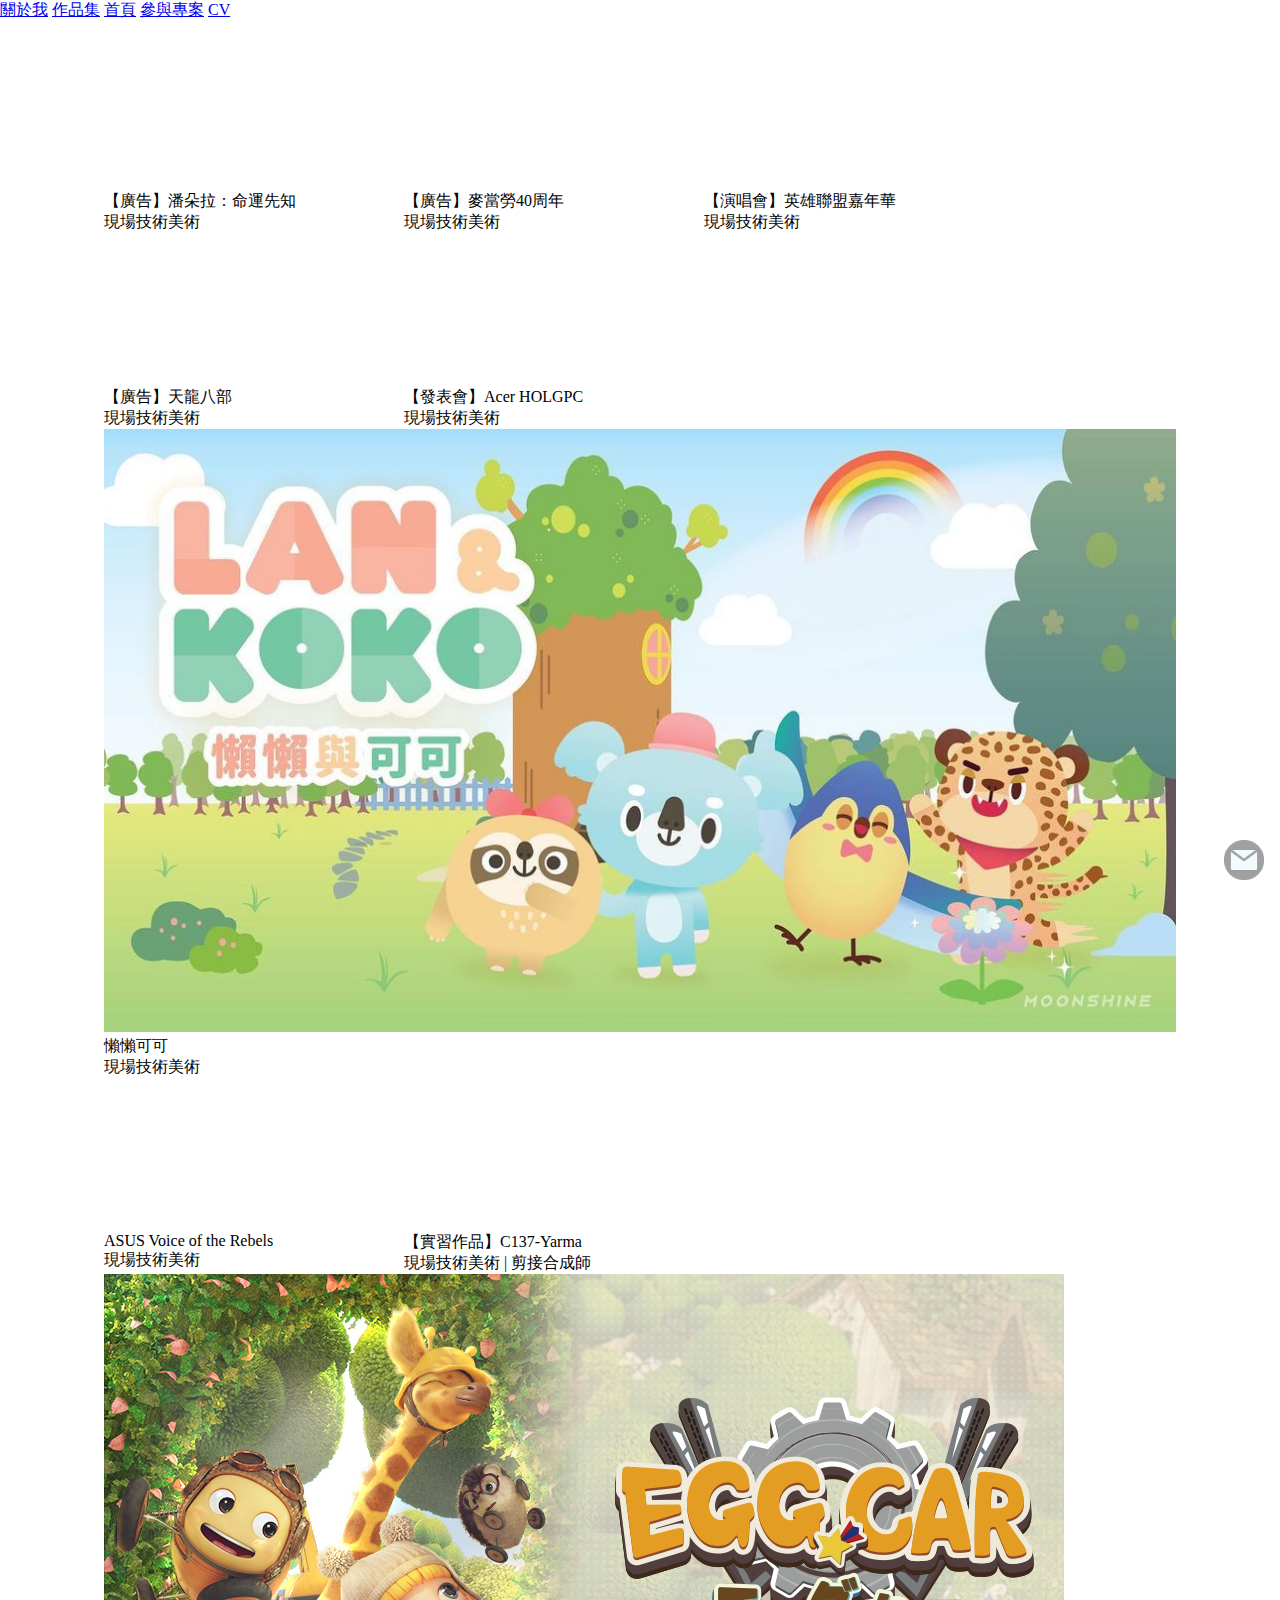
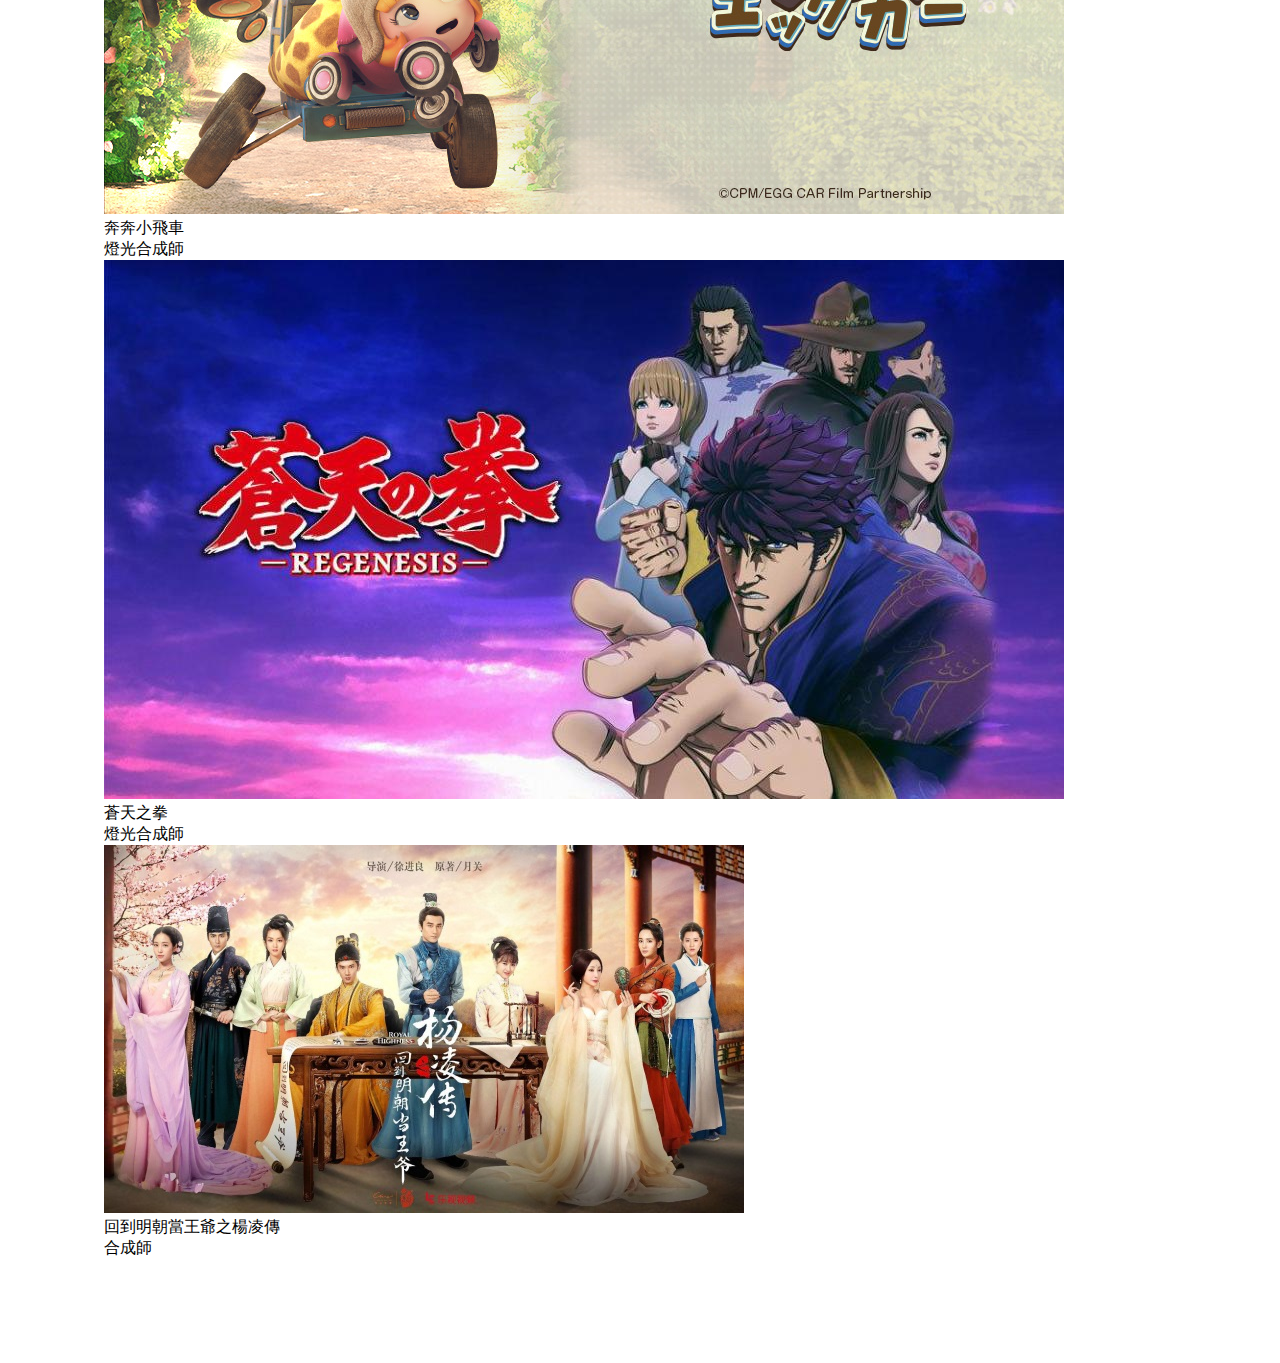
<file: projects.html>
<!DOCTYPE html>
<html lang="zh">

<head>
    <meta charset="UTF-8">
    <meta name="viewport" content="width=device-width, initial-scale=1.0">
    <title>Document</title>
    <link rel="stylesheet" href="./css/style.css">
</head>

<body>
    <!-- Nav Bar -->
    <!-- <div class="hamburger" onclick="toggleMenu()">☰</div> -->
    <nav class="nav__wrap wrap" id="navbar">
        <a href="./aboutme.html">關於我</a>
        <a href="./profilo.html">作品集</a>
        <a href="./index.html">首頁</a>
        <a href="./projects.html">參與專案</a>
        <a href="./cv.html">CV</a>
    </nav>
    <!-- Context -->
    <div class="projects__wrap white__wrap">
        <!-- 潘朵拉 -->
        <div class="item">
            <div class="aspect-ratio-box">
                <iframe src="https://www.youtube.com/embed/G4lWyoBqEAc?si=Rk-jff_aepZ7hBZw" title="YouTube video player" frameborder="0" allow="accelerometer; autoplay; clipboard-write; encrypted-media; gyroscope; picture-in-picture" allowfullscreen></iframe>
            </div>
            <p>【廣告】潘朵拉：命運先知</p>
            <p>現場技術美術</p>
        </div>
        <!-- 麥當勞 -->
        <div class="item">
            <div class="aspect-ratio-box">
                <iframe src="https://www.youtube.com/embed/IY9zqc0yD7Q?si=YFFgVH65DBsEBlI3" title="YouTube video player" frameborder="0" allow="accelerometer; autoplay; clipboard-write; encrypted-media; gyroscope; picture-in-picture" allowfullscreen></iframe>
            </div>
            <p>【廣告】麥當勞40周年</p>
            <p>現場技術美術</p>
        </div>
        <!-- 英雄聯盟 -->
        <div class="item">
            <div class="aspect-ratio-box">
                <iframe src="https://www.youtube.com/embed/ypcpLRLxGFs?si=L-80nw0kBel7W5zA" title="YouTube video player" frameborder="0" allow="accelerometer; autoplay; clipboard-write; encrypted-media; gyroscope; picture-in-picture" allowfullscreen></iframe>
            </div>
            <p>【演唱會】英雄聯盟嘉年華</p>
            <p>現場技術美術</p>
        </div>
        <!-- 天龍八部 -->
        <div class="item">
            <div class="aspect-ratio-box">
                <iframe src="https://player.vimeo.com/video/735354738?h=eb8ec3dcff" frameborder="0" allow="autoplay; fullscreen" allowfullscreen></iframe>
            </div>
            <p>【廣告】天龍八部</p>
            <p>現場技術美術</p>
        </div>
        <!-- Acer 發表會 -->
        <div class="item">
            <div class="aspect-ratio-box">
                <iframe src="https://player.vimeo.com/video/661118251?h=bd0b17ce12" frameborder="0" allow="autoplay; fullscreen" allowfullscreen></iframe>
            </div>
            <p>【發表會】Acer HOLGPC</p>
            <p>現場技術美術</p>
        </div>
        <!-- 懶懶可可 -->
        <div class="item">
            <div class="aspect-ratio-box">
                <img src="./img/Projects/Mocap/LAN & KOKO.jpg" alt="Image description">
            </div>
            <p>懶懶可可</p>
            <p>現場技術美術</p>
        </div>
        <!-- ASUS Voice of the Rebels -->
        <div class="item">
            <div class="aspect-ratio-box">
                <iframe src="https://www.facebook.com/plugins/video.php?height=314&href=https%3A%2F%2Fwww.facebook.com%2FMoonShineAnimation%2Fvideos%2F327730509731247%2F&show_text=false&width=560&t=0" frameborder="0" allowfullscreen="true" allow="autoplay; clipboard-write; encrypted-media; picture-in-picture; web-share" allowFullScreen="true"></iframe>
            </div>
            <p>ASUS Voice of the Rebels</p>
            <p>現場技術美術</p>
        </div>
        <!-- 實習作品 -->
        <div class="item">
            <div class="aspect-ratio-box">
                <iframe src="https://player.vimeo.com/video/615589822?h=c914aaa056" frameborder="0" allow="autoplay; fullscreen" allowfullscreen></iframe>
            </div>
            <p>【實習作品】C137-Yarma</p>
            <p>現場技術美術 | 剪接合成師</p>
        </div>
        <!-- 奔奔小飛車 -->
        <div class="item">
            <div class="aspect-ratio-box">
                <img src="./img/Projects/LightComp/Egg Car 奔奔小飛車 (2019).jpg" alt="Image description">
            </div>
            <p>奔奔小飛車</p>
            <p>燈光合成師</p>
        </div>
        <!-- 蒼天之拳 -->
        <div class="item">
            <div class="aspect-ratio-box">
                <img src="./img/Projects/LightComp/First of the Blue Sky 蒼天之拳 (2018).jpg" alt="Image description">
            </div>
            <p>蒼天之拳</p>
            <p>燈光合成師</p>
        </div>
        <!-- 回到明朝 -->
        <div class="item">
            <div class="aspect-ratio-box">
                <img src="./img/Projects/LightComp/Royal Highness 回到明朝當王爺之楊凌傳 (2018).jpg" alt="Image description">
            </div>
            <p>回到明朝當王爺之楊凌傳</p>
            <p>合成師</p>
        </div>
        <!-- 更多项目 -->
    </div>
    
    <!-- Email -->
    <section class="email__wrap">
        <img src="./img/email.png" alt="">
    </section>
    <script src="./js/index.js"></script>
</body>
</file>
<file: css/style.css>
* {
    margin: 0%;
    /* border: red solid 1px; */
}

html {
    scroll-behavior: smooth;
    scroll-padding-top: 4.5rem;
}
body {
    color: black;
}

/*--------------------------------------- 
  Navbar
---------------------------------------*/

/*--------------------------------------- 
  Home
---------------------------------------*/
.home {
  background-image: url('../img/Home/home_.jpg');
  background-position: center;
  background-size: cover;
  background-repeat: no-repeat;
  z-index: -100;
}

/*---------------------------------------
  About 
 ---------------------------------------*/

 .title-left {
  color: rgb(228, 174, 11);
  font-size: 2.5rem;
  
 }

/* .about-mf > .container {
  padding-top: 3rem;
} */
/* .about-mf .box-shadow-full {
  padding-bottom: 4rem;
  display: flex;
}

.box-shadow-full > div {
  align-items: center;
} */
.skill__wrap {
  /* border-top: 1px solid #fff; */
  /* border: 1px solid #fff; */
}
.about-mf .about-img {
  display: inline-block;
  vertical-align: middle;
  /* text-align: center; */
  width: 70%;
}

/* .about-mf .about-img img {
  margin-left: 10px;
} */

.sect-pt4 {
  padding-top: 4rem;
}

.box-shadow-full {
  padding: 1rem 2.25rem;
  position: relative;

  margin-bottom: 1rem;
  z-index: 2;
 
}

@media (min-width: 767px) {
  .about-mf .box-pl2 {
    margin-top: 3rem;
    padding-left: 0rem;
  }
}

.skill-mf span {
  color: #4e4e4e;
}

.skill-mf .progress {
  background-color: #cde1f8;
  margin: 0.5rem 0 1.2rem 0;
  border-radius: 0;
  height: 0.7rem;
}

.skill-mf .progress .progress-bar {
  height: 0.7rem;
  background-color: #0078ff;
}

.skill__wrap {
  /* height: 3rem; */
  width: 3rem;
}

#about > .container {
  background-color: #374752;
  box-shadow: 0 1px 1px 0 rgba(0, 0, 0, 0.06), 0 2px 5px 0 rgba(0, 0, 0, 0.2);
}

.skill__list {
  list-style: none;
  justify-content: space-between;
  flex-wrap: wrap;
  /* margin-bottom: 1rem; */
}

.skill__list li {
  /* border: 1px solid red; */
  width: 50%;
  color: #fff;
  font-weight: bold;
  align-items: center;
  padding: 1rem 0;
}


.skill__list li span {
  display: inline-block;
  margin-right: 1rem;
}
.skill__list li h5 {
  font-size: 1.5rem;
}

@media (max-width: 767px) {

  .skill__list {
    padding: 0;
  }
  .skill__list li {
    width: 100%;
  }
}

.skill__list img {
  min-width: 50px;
  max-width: 50px;
}

/*---------------------------------------
  Portfolio 
 ---------------------------------------*/
 .line-mf {
  width: 40px;
  height: 5px;
  background-color: #0078ff;
  margin: 0 auto;
}

#portfolio {
  position: relative;
  margin: 3rem 0;
  background-color: #374752;
  padding: 4rem;
}

/* #portfolio > .container::before {
  content: 'Portfolio';
  display: inline-block;
  position: absolute;
  top: -25%;
  left: 0;
  opacity: .2;
  color: #E4AE0B;
  font-size: 18vw;
  margin-top: 0rem;
}  */

.card {
  border: none !important;
}

.custom_card .card-text {
  padding: .5rem 0;
}

.custom_card .card-text span {
  margin-bottom: .5rem;
  padding: .5rem 0;
  display: block;
  color: #cdcdcd;
  letter-spacing: .15rem;
  font-size: 1.2rem;
  border-bottom: 1px solid #fff;
}

.custom_card .card-text p {
  font-size: .95rem;
  color: #fff;
  letter-spacing: .25rem;
}
.portfolio_card .card-img {
  overflow: hidden;  
}

.portfolio_card .card-img img {
  transform: scale(1,1);
  transition: all .5s ease-out;
}

.portfolio_card .card-img img:hover {
  transform: scale(1.2);
}

.portfolio_card .card-blog {
  margin-bottom: 1.5rem;
  cursor: pointer;
  background-color: transparent;
}

/* 
@media (min-width: 768px) {
    .portfolio__wrap {
        justify-content: space-between;
    }

    .portfolio-item {
        flex-direction: row;
        width: calc(50% - 1rem);
    }

    .video-wrapper {
        width: calc(66.66% - 1rem);
        padding-top: 0;
        aspect-ratio: 16/9;
    }

    .portfolio-item section {
        width: calc(33.33% - 1rem);
    }
}

.portfolio__list {
    list-style-type: none;
    padding: 0;
    margin: 0;
    display: flex;
    flex-wrap: wrap;
    gap: 15px;
}

.portfolio-item {
    display: flex;
    flex-direction: column;
    width: 100%;
    margin-bottom: 1rem;
    background-color: rgb(54, 54, 54);
} */

.content-wrapper {
    display: flex;
    flex-direction: row;
    width: 100%;
    padding: 1rem;
}

.video-wrapper {
    flex: 2;
    position: relative;
    width: 100%;
    padding-top: 56.25%;
}

.video-wrapper iframe {
    position: absolute;
    top: 0;
    left: 0;
    width: 100%;
    height: 100%;
}

.portfolio-item section {
    flex: 1;
    padding: 0 1rem;
}

@media (min-width: 768px) {
    .portfolio__wrap {
        justify-content: space-between;
    }

    .portfolio-item {
        flex-direction: row;
        width: calc(50% - 1rem);
    }

    .video-wrapper {
        width: calc(66.66% - 1rem);
        padding-top: 0;
        aspect-ratio: 16/9;
    }

    .portfolio-item section {
        width: calc(33.33% - 1rem);
    }
}


/*--------------------------------------- 
  Projects 
---------------------------------------*/


.projects__wrap {
    display: flex;
    flex-wrap: wrap;
    /* margin: 0.5rem; */
    padding: 1rem;
  }
  @media (min-width: 600px) and (max-width: 768px) {
    .projects__wrap {
      margin: 4rem;
    }
  }
  @media (min-width: 1024px) {
    .projects__wrap {
      margin: 0 5.5rem 5.5rem 5.5rem ;
    }
  }

  .projects__wrap .aspect-ratio-box {
    position: relative;
    width: 100%;
    /* padding-top: 56.25%; */
    cursor: pointer;
    overflow: hidden;
  }
  .projects__wrap .aspect-ratio-box img,
  .projects__wrap .aspect-ratio-box iframe {
    /* position: absolute;
    top: 0;
    left: 0; */
    width: 100%;
    height: 100%;
  }
  @media (max-width: 768px) {
    .projects__wrap .item_wrap {
      flex: 1 1 100%;
    }
  }
  

  .projects__wrap .item_wrap .item-text {
    padding: .8rem;
    position: absolute;
    background-color: rgba(228, 174, 11, .65);
    color: #333333;
    bottom: 0;
    left: 0;
    right: 0;
    width: 100%;
    backdrop-filter: blur(2px);
    opacity: 0;
    z-index: -1;
    transition: transform 1s ease;
    transform: translateY(100%);
    box-sizing: border-box;
    display: flex;
    justify-content: space-around;
    align-items: center;
  }

  .projects__wrap .playbutton {
    border: 1px solid #fff;
    padding: 0.9rem 1rem;
    border-radius: 50%;
  }
  .projects__wrap .item_wrap:hover .item-text {
    transform: translateY(0);
    opacity: 1;
    z-index: 1;
    top: 0;
    bottom: 0;
    left: 0;
    right: 0;
  }
  .projects__wrap .item_wrap .item-text .box {
    width: 0;
    height: 0;
    border-style: solid;
    border-width: 15px 0 15px 25px;
    border-color: transparent transparent transparent #ffffff;
  }
  .projects__wrap .item_wrap .item-text ul {
    list-style: none;
    padding: 0;
    margin: 0;
    color: #fff;
  }

  .projects__wrap .item_wrap .item-text ul li {
    padding: .15rem 0;
    /* font-size: 1.3rem; */
  }

  .projects__wrap .item_wrap .item-text .fw-bold{
    font-size: 1.3rem;
  }

  .sub__text {
    /* border: 1px solid red; */
    color: rgba(255, 255, 255, .85);
    font-size: .95rem;
  }

  .projects__wrap .item_wrap .item-text span{
    margin-bottom: .5rem;
    padding: .5rem 0;
    display: block;
    color: #cdcdcd;
    letter-spacing: .15rem;
    font-size: 1.2rem;
    color: #fff;
    border-bottom: 1px solid #fff;
  }

  .projects__wrap .item .item-text p {
    font-size: .95rem;
    color: #fff;
    letter-spacing: .25rem;
  }
  

/*--------------------------------------- 
  CV
---------------------------------------*/
#cv {
  background-color: #374752;
  padding: 5rem 2rem;
}  
.cv__wrap .resume-section {
    width: 80%;
    margin: auto;
    max-width: 1200px;
  }

  .cv_wrap {
    border: 1px solid red;
  }

  .cv__wrap .resume-section > h4 {
    color: #fff;
    /* border: 1px solid red; */
    margin: 1.5rem 0;
    letter-spacing: 0.25rem;
  }
  .cv__wrap .line__wrap {
    padding: 0 0 1.5rem 1.5rem;
    position: relative;
    border-left: 2px solid rgb(228, 174, 11);
  }

  .cv__wrap .line__wrap::before {
    content: "";
    position: absolute;
    width: 16px;
    height: 16px;
    border-radius: 50px;
    left: -9px;
    top: 0;
    background: #374752;
    /* border: 2px solid rgb(228, 174, 11); */
  }

  .cv__wrap .line__wrap h4 {
    font-size: 1.4rem;
    color: #fff;
    padding: 0;
    line-height: 18px;
  }

  .cv__wrap .line__wrap .timeline {
    display: inline-block;
    background-color: rgba(228, 174, 11, .5);
    padding: .2rem .2rem;
    margin: .5rem 0;
  }
  .cv__wrap .line__wrap .company {
    opacity: .4;
    letter-spacing: .15rem;
    font-size: .95rem;
  }
  .cv__wrap .line__wrap ul {
    padding: .8rem 0 1.5rem 0;
    list-style: none;
    margin: 0;
  }

  .cv__wrap .line__wrap ul li {
    /* margin: 0; */
    padding: .05rem;
  }

  .cv__wrap .line__wrap 
  .cv__wrap .job-experience {
    border-bottom: 1px solid #ccc;
    padding-bottom: 1rem;
    margin-bottom: 1rem;
  }

  @media (max-width: 768px) {
    .cv__wrap .job-experience header {
      flex-direction: column;
      align-items: start;
    }
  }

  @media (min-width: 1024px) {
    .title h2 {
      font-size: 3vw;
    }
  }

/*--------------------------------------- 
  Email
---------------------------------------*/
  .email__wrap {
    bottom: 0;
    right: 0;
    z-index: 999;
    padding: 0.5rem;
    margin: 0.5rem;
    position: fixed;
  }
  .email__wrap img {
    width: 40px;
    height: 40px;
  }

/*--------------------------------------- 
  Modal
---------------------------------------*/
.modal {
  display: none; 
  position: fixed; 
  left: 0;
  top: 0;
  width: 100%; 
  height: 100%; 
  overflow: auto; 
  background-color: rgba(28, 28, 28, 0.8);
}
.video-container iframe {
  background-color: rgba(28, 28, 28, 1) !important;
}
.modal-content {
  position: relative;
  border: 1px solid #888;
  width: 80%;
  max-width: 1200px;
  top: 50%;
  left: 50%;
  background-color: rgba(28, 28, 28, 0.9);
  transform: translate(-50%, -50%);
  box-shadow: 0 4px 8px 0 rgba(0,0,0,0.2);
  animation-name: animatetop;
  animation-duration: .4s
}

@keyframes animatetop {
  from {top: -300px; opacity: 0}
  to {top: 50%; opacity: 1}
}

.video-container {
  position: relative;
  padding-bottom: 56.25%;
  height: 0;
}

.video-container iframe {
  position: absolute;
  top: 0;
  left: 0;
  width: 100%;
  height: 100%;
}

.tabs{
  display: flex;
  justify-content: center;
  margin: 3rem 0;
  padding: 0;
}

.tabs li {
  display: flex;
  text-align: center;
  align-items: center;
  justify-content:center;
  list-style: none;
  background-color: #fff;
  color: #212529;
  padding: .4rem 1rem;
  min-width: 100px;
  /* font-size: 1.5rem; */
  cursor: pointer;
}

.tabs li:hover {
  color: rgba(228, 174, 11, 0.5);
}
.tabactive {
  color: rgb(228, 174, 11) !important;
}

.right-radius {
  border-radius: 30px 0 0 30px ;
}

.left-radius {
  border-radius: 0 30px 30px 0;
}

.cv__wrap .cv_tab {
  border-radius: 30px;
}

.cv_tabs{
  display: flex;
  justify-content: center;
  margin: 2rem 0;
  padding: 0;
}

.cv_tabs li {
  display: inline-block;
  text-align: center;
  list-style: none;
  background-color: #fff;
  color: #212529;
  padding: .4rem 1rem;
  min-width: 100px;
  font-size: 1rem;
  cursor: pointer;
}

.cv_tabs li:hover {
  color: rgba(228, 174, 11, 0.5);
}
</file>
<file: css/templatemo-nomad-force.css>
/*

TemplateMo 567 Nomad Force

https://templatemo.com/tm-567-nomad-force

*/

/*---------------------------------------
  CUSTOM PROPERTIES ( VARIABLES )             
-----------------------------------------*/
:root {
  --white-color:                  #FFFFFF;
  --primary-color:                #ffc107;
  --section-bg-color:             #f9f9f9;
  --dark-color:                   #000000;
  --grey-color:                   #fcfeff;
  --text-secondary-white-color:   rgba(255, 255, 255, 0.98);
  --title-color:                  #565758;
  --p-color:                      #717275;

  --body-font-family:           'Noto Sans JP', sans-serif;

  --h1-font-size:               72px;
  --h2-font-size:               42px;
  --h3-font-size:               36px;
  --h4-font-size:               32px;
  --h5-font-size:               24px;
  --h6-font-size:               22px;
  --p-font-size:                20px;
  --copyright-text-font-size:   14px;
  --custom-link-font-size:      12px;

  --font-weight-light:          300;
  --font-weight-normal:         400;
  --font-weight-bold:           700;
  --font-weight-black:          900;
}

body,
html {
  height: 100%;
}

body {
    background: var(--white-color);
    font-family: var(--body-font-family);    
    position: relative;
}

/*---------------------------------------
  TYPOGRAPHY               
-----------------------------------------*/

h2,
h3,
h4,
h5,
h6 {
  color: var(--dark-color);
  line-height: inherit;
}

h1,
h2,
h3,
h4,
h5,
h6 {
  font-weight: var(--font-weight-bold);
}

h1,
h2 {
  font-weight: var(--font-weight-black);
}

h1 {
  font-size: var(--h1-font-size);
  line-height: normal;
}

h2 {
  font-size: var(--h2-font-size);
}

h3 {
  font-size: var(--h3-font-size);
}

h4 {
  font-size: var(--h4-font-size);
}

h5 {
  font-size: var(--h5-font-size);
}

h6 {
  font-size: var(--h6-font-size);
}

p {
  color: #cbcbcb;
  font-size: var(--p-font-size);
  font-weight: var(--font-weight-light);
  letter-spacing: 0.5px;
}

.text-secondary-white-color {
  color: var(--text-secondary-white-color);
}

a, 
button {
  touch-action: manipulation;
  transition: all 0.3s;
}

a {
  color: var(--p-color);
  text-decoration: none;
}

a:hover {
  color: var(--primary-color);
}

::selection {
  background: var(--dark-color);
  color: var(--white-color);
}

.custom-underline {
  border-bottom: 2px solid var(--white-color);
  color: var(--white-color);
  padding-bottom: 4px;
}

.videoWrapper {
  position: relative;
  padding-bottom: 56.25%; /* 16:9 */
  height: 0;
  z-index: -100;
}

.custom-video {
  position: absolute;
  top: 0;
  left: 0;
  width: 100%;
  height: 100%;
}

.overlay {
  background: linear-gradient(to top, #000, transparent 90%);
  position: absolute;
  top: 0;
  right: 0;
  bottom: 0;
  left: 0;
}

/*---------------------------------------
  CUSTOM LINK               
-----------------------------------------*/
.custom-links {
  max-width: 230px;
}

.custom-link {
  position: relative;
  overflow: hidden;
  z-index: 1;
  display: inline-block;
  transition: all .3s cubic-bezier(.645,.045,.355,1);
}

.custom-link::after {
  content: "";
  width: 0;
  height: 2px;
  bottom: 0;
  position: absolute;
  left: auto;
  right: 0;
  z-index: -1;
  transition: width .6s cubic-bezier(.25,.8,.25,1) 0s;
  background: currentColor;
}

.custom-link:hover::after {
  width: 100%;
  left: 0;
  right: auto;
}

.custom-link:hover,
.custom-link:hover::after {
  color: var(--white-color);
}

b,
strong {
  font-weight: var(--font-weight-bold);
}

/*---------------------------------------
  NAVIGATION               
-----------------------------------------*/
.navbar {
  z-index: 9;
  right: 0;
  left: 0;
  /* padding-top: 15px;
  padding-bottom: 15px; */
}

.navbar-brand {
  color: var(--primary-color);
  font-size: 24px;
  font-weight: var(--font-weight-bold);
}

.navbar-expand-lg .navbar-nav .nav-link {
  padding-right: 50px;
  padding-left: 50px;
}


.navbar-nav .nav-link::after {
  content: '';
  font-family: bootstrap-icons;
  display: flex;
  justify-content: center;
  width: 100%;
  height: 2px;
  background-color: #ffc107;
  margin-top: 5px;
  color: var(--primary-color);
  opacity: 0;
  -webkit-transition: opacity 0.3s, -webkit-transform 0.3s;
  -moz-transition: opacity 0.3s, -moz-transform 0.3s;
  transition: opacity 0.3s, transform 0.3s;
  -webkit-transform: translateY(10px);
  -moz-transform: translateY(10px);
  transform: translateY(10px);
}

.navbar-nav .nav-link:hover::after {
  opacity: 1;
  -webkit-transform: translateY(0px);
  -moz-transform: translateY(0px);
  transform: translateY(0px);
  
}

.navbar-nav .nav-link {
  color: var(--p-color);
  font-size: 18px;
  font-weight: var(--font-weight-bold);
  position: relative;
}

.navbar-nav .nav-link:hover::after,
.navbar-nav .nav-item.active .nav-link::after {
  color: var(--primary-color);
  opacity: 1;
  -webkit-transform: translateY(0px);
  -moz-transform: translateY(0px);
  transform: translateY(0px);
}

.navbar-nav .nav-item.active .nav-link,
.nav-link:focus, 
.nav-link:hover {
  color: rgb(228, 174, 11);
}

.nav-link:focus {
  color: var(--p-color);
}

.navbar-toggler {
  border: 0;
  padding: 0;
  cursor: pointer;
  margin: 0;
  width: 30px;
  height: 35px;
  outline: none;
}

.navbar-toggler:focus {
  outline: none;
  box-shadow: none;
}

.navbar-toggler[aria-expanded="true"] .navbar-toggler-icon {
  background: transparent;
}

.navbar-toggler[aria-expanded="true"] .navbar-toggler-icon:before,
.navbar-toggler[aria-expanded="true"] .navbar-toggler-icon:after {
  transition: top 300ms 50ms ease, -webkit-transform 300ms 350ms ease;
  transition: top 300ms 50ms ease, transform 300ms 350ms ease;
  transition: top 300ms 50ms ease, transform 300ms 350ms ease, -webkit-transform 300ms 350ms ease;
  top: 0;
}

.navbar-toggler[aria-expanded="true"] .navbar-toggler-icon:before {
  transform: rotate(45deg);
}

.navbar-toggler[aria-expanded="true"] .navbar-toggler-icon:after {
  transform: rotate(-45deg);
}

.navbar-toggler .navbar-toggler-icon {
  background: var(--dark-color);
  transition: background 10ms 300ms ease;
  display: block;
  width: 30px;
  height: 2px;
  position: relative;
}

.navbar-toggler .navbar-toggler-icon:before,
.navbar-toggler .navbar-toggler-icon:after {
  transition: top 300ms 350ms ease, -webkit-transform 300ms 50ms ease;
  transition: top 300ms 350ms ease, transform 300ms 50ms ease;
  transition: top 300ms 350ms ease, transform 300ms 50ms ease, -webkit-transform 300ms 50ms ease;
  position: absolute;
  right: 0;
  left: 0;
  background: var(--dark-color);
  width: 30px;
  height: 2px;
  content: '';
}

.navbar-toggler .navbar-toggler-icon:before {
  top: -8px;
}

.navbar-toggler .navbar-toggler-icon:after {
  top: 8px;
}

/*---------------------------------------
  HOME              
-----------------------------------------*/
.home {
  /* position: relative; */
  overflow: hidden;
  height: calc(100vh - 70px);
}



.homeText {
  position: absolute;
  z-index: 9;
  top: 50%;
  left: 50%;
  transform: translate(-50%, -50%);
  width: 85%;
  text-align: center;
}

/*---------------------------------------
  ABOUT & TEAM MEMBERS               
-----------------------------------------*/
.about-image,
.team-image {
  width: 100%;
  height: 100%;
  max-height: 635px;
  min-height: 475px;
  object-fit: cover;
}

.team-thumb {
  background: var(--white-color);
  position: absolute;
  bottom: 0;
  right: 0;
  width: 65%;
  padding: 22px 32px 32px 32px;
}

.carousel-control-next, 
.carousel-control-prev {
  top: auto;
  bottom: 2.5rem;
}

.carousel-control-prev {
  right: 4rem;
  left: auto;
}

.carousel-control-next-icon, 
.carousel-control-prev-icon {
  background-color: var(--dark-color);
  background-size: 50% 50%;
  border-radius: 100px;
  width: 3rem;
  height: 3rem;
}

/*---------------------------------------
  PORTFOLIO               
-----------------------------------------*/
.portfolio-thumb {
  position: relative;
  overflow: hidden;
}

.portfolio-info {
  margin: 20px;
}

/*---------------------------------------
  NEWS & EVENTS               
-----------------------------------------*/

.news,
.related-news {
  background: var(--section-bg-color);
}

.news-thumb {
  position: relative;
}

.news-category {
  background: var(--white-color);
  position: absolute;
  z-index: 9;
  top: 0;
  left: 0;
  padding: 4px 12px;
  display: inline-block;
}

.news-text-info {
  margin: 0 20px;
}

.news-title {
  margin-top: 15px;
  margin-bottom: 15px;
}

.news-title-link {
  color: var(--title-color);
  display: inline-block;
}

.news-title-link:hover {
  color: var(--dark-color);
}

.portfolio-image,
.news-image {
  display: block;
  transition: transform 0.6s ease-out;
}

.news-image-hover {
  display: inline-block;
  position: relative;
  overflow: hidden;
  z-index: 1;
  transition: all .3s cubic-bezier(.645,.045,.355,1);
  padding-bottom: 4px;
  height: 100%;
}

.news-image-hover::after {
  content: "";
  width: 0;
  height: 4px;
  bottom: 0;
  position: absolute;
  left: auto;
  right: 0;
  z-index: -1;
  transition: width .6s cubic-bezier(.25,.8,.25,1) 0s;
  background: #198754;
}

.news-image-hover-warning::after {
  background: #ffc107;
}

.news-image-hover-primary::after {
  background: #0d6efd;
}

.news-image-hover-success::after {
  background: #198754;
}

.news-image-hover:hover::after {
  width: 100%;
  left: 0;
  right: auto;
  z-index: 9;
}

.image-popup:hover .portfolio-image,
.news-image-hover:hover .news-image {
  transform: scale(1.02);
}

.news-two-column {
  min-height: 199px;
  margin-bottom: 16px;
}

.news-two-column .news-image {
  width: 100%;
  height: 100%;
  object-fit: cover;
}

.social-share-link,
.social-share-link + span {
  color: rgba(255, 255, 255, 0.65);
}

/*---------------------------------------
  SECTION               
-----------------------------------------*/
.section-padding {
  padding-top: 7rem;
  padding-bottom: 7rem;
}

/*---------------------------------------
  CONTACT              
-----------------------------------------*/
.contact-info {
  padding: 40px;
}

.contact-form .form-control {
  border-radius: 0;
  font-weight: var(--font-weight-normal);
  padding-top: 12px;
  padding-bottom: 12px;
}

.contact-form button[type='submit'] {
  background: var(--dark-color);
  border: none;
  border-radius: 100px;
  color: var(--white-color);
  font-weight: var(--font-weight-bold);
  text-transform: uppercase;
  padding: 16px;
  transition: all 0.6s ease-out;
}

.contact-form button[type='submit']:hover {
  background: var(--primary-color);
}

.form-label {
  color: var(--p-color);
  font-weight: var(--font-weight-bold);
}

.map-iframe {
  display: block;
  filter: grayscale(100);
}

/*---------------------------------------
  SITE FOOTER               
-----------------------------------------*/
.site-footer {
  background: var(--dark-color);
  padding-top: 4.5rem;
  padding-bottom: 2.5rem;
}

.site-footer .custom-link {
  color: rgba(255, 255, 255, 0.65);
  font-size: var(--p-font-size);
}

.site-footer .custom-link:hover,
.site-footer .social-icon-link:hover {
  color: var(--white-color);
}

.copyright-text {
  color: rgba(255, 255, 255, 0.45);
  font-size: var(--copyright-text-font-size);
}

/*---------------------------------------
  SOCIAL ICON               
-----------------------------------------*/
.social-icon {
  margin: 0;
  padding: 0;
}

.social-icon li {
  list-style: none;
  display: inline-block;
  vertical-align: top;
}

.social-icon-link {
  color: rgba(255, 255, 255, 0.45);
  font-size: 1rem;
  display: inline-block;
  vertical-align: top;
  margin-top: 4px;
  margin-bottom: 4px;
  margin-right: 15px;
}

.social-icon-link:hover {
  color: var(--primary-color);
}

/*---------------------------------------
  RESPONSIVE STYLES               
-----------------------------------------*/
@media screen and (min-width: 1600px) {
  .news-two-column {
    min-height: 232.5px;
  }
}

@media screen and (max-width: 991px) {
  h1 {
    font-size: 48px;
  }

  h2 {
    font-size: 36px;
  }

  h3 {
    font-size: 32px;
  }

  h4 {
    font-size: 28px;
  }

  h5 {
    font-size: 20px;
  }

  h6 {
    font-size: 18px;
  }

  .navbar {
    padding-top: 10px;
    padding-bottom: 10px;
  }

  .section-padding {
    padding-top: 6rem;
    padding-bottom: 6rem;
  }

  .team-thumb {
    left: 0;
    width: auto;
  }

  .news-two-column {
    height: auto !important;
    min-height: inherit;
  }

  .news .col-12 .news-two-column:first-child {
    margin-bottom: 38px;
  }
}

@media screen and (max-width: 767px) {
  .news-detail-title {
    font-size: 36px;
  }
}

@media screen and (max-width: 360px) {
  h1 {
    font-size: 32px;
  }

  .heroText p {
    font-size: 14px;
  }
}

@media screen and (max-width: 359px) {
  .news-detail-title {
    font-size: 22px;
  }
}
</file>
